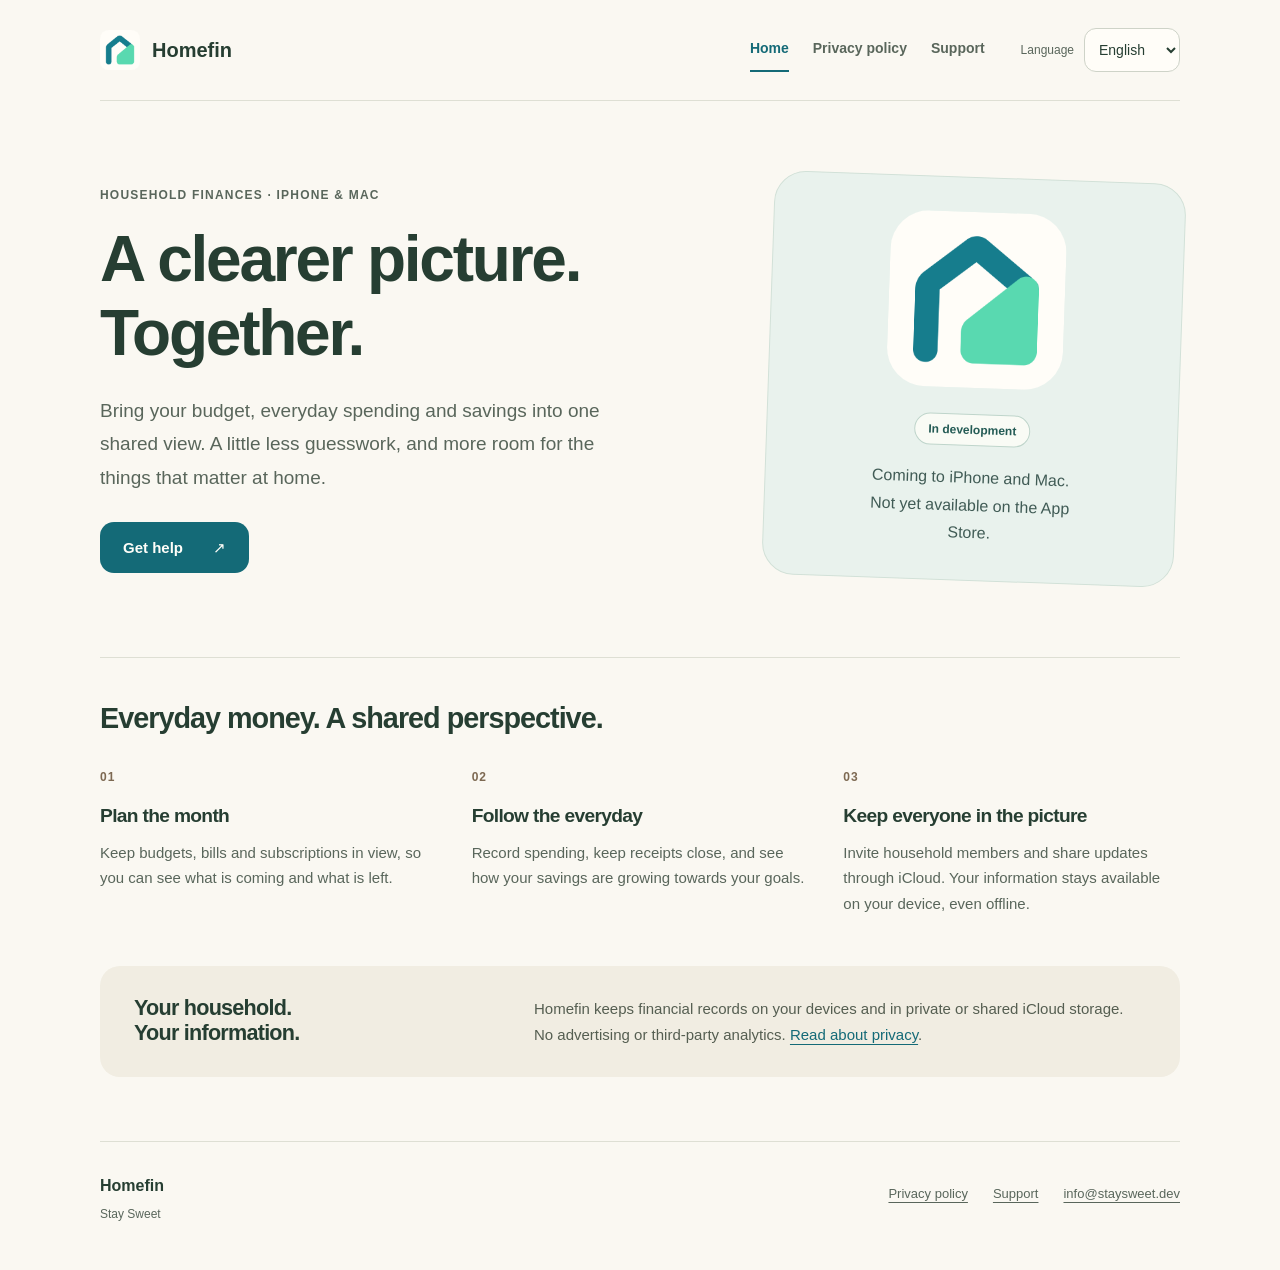
<file: index.html>
<!doctype html>
<html lang="en" data-language-entry="home">
<head>
  <meta charset="utf-8">
  <meta name="viewport" content="width=device-width, initial-scale=1">
  <meta name="color-scheme" content="light">
  <meta name="robots" content="noindex, follow">
  <title>Homefin</title>
  <link rel="icon" type="image/png" sizes="1024x1024" href="/assets/app-icon.png">
  <link rel="apple-touch-icon" href="/assets/app-icon.png">
  <link rel="stylesheet" href="/styles.css">
  <script src="/language.js" defer></script>
</head>
<body>
  <main class="language-entry shell">
    <img class="brand-mark" src="/assets/app-icon.png" width="40" height="40" alt="">
    <h1>Homefin</h1>
    <p>Choose your language. <span lang="sv">Välj språk.</span></p>
    <nav aria-label="Language / Språk"><a class="button" href="/en/" lang="en">English</a><a class="button" href="/sv/" lang="sv">Svenska</a></nav>
  </main>
</body>
</html>
</file>
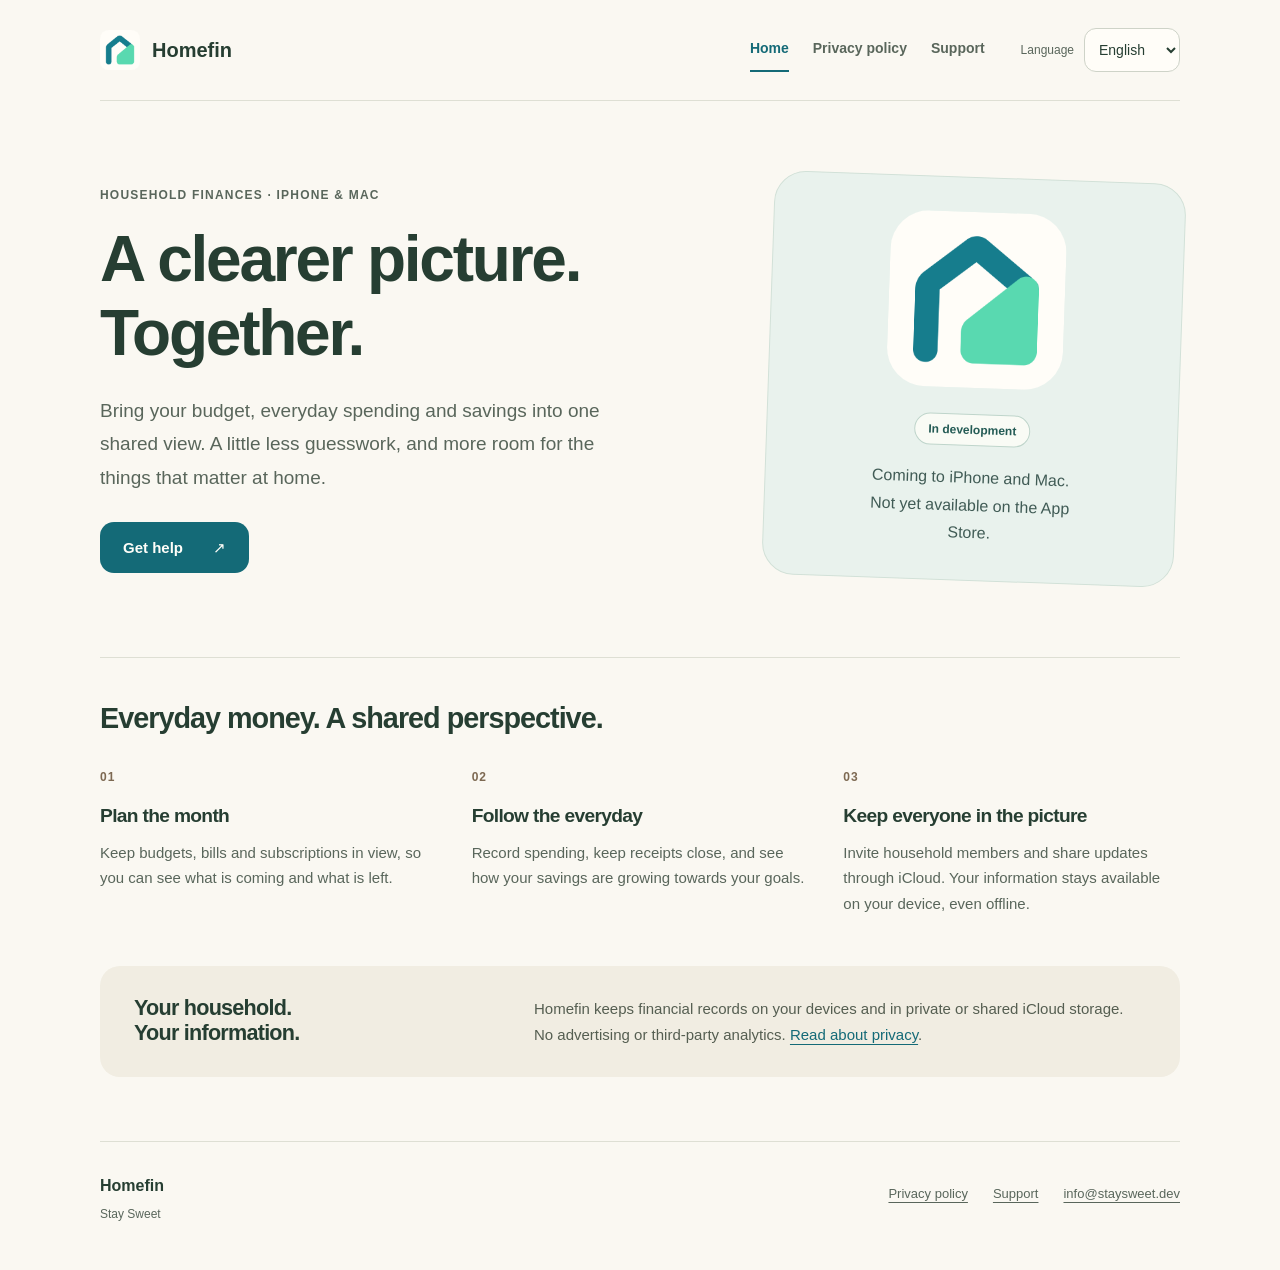
<file: en/index.html>
<!doctype html>
<html lang="en">
<head>
  <meta charset="utf-8">
  <meta name="viewport" content="width=device-width, initial-scale=1">
  <meta name="description" content="A clear, shared view of household finances. Budgets, everyday spending and savings for iPhone and Mac.">
  <meta name="color-scheme" content="light">
  <title>Homefin</title>
  <link rel="canonical" href="https://homefin.staysweet.dev/en/">
  <link rel="alternate" hreflang="en" href="https://homefin.staysweet.dev/en/">
  <link rel="alternate" hreflang="sv" href="https://homefin.staysweet.dev/sv/">
  <meta property="og:type" content="website">
  <meta property="og:title" content="Homefin">
  <meta property="og:description" content="A clear, shared view of household finances. Budgets, everyday spending and savings for iPhone and Mac.">
  <meta property="og:url" content="https://homefin.staysweet.dev/en/">
  <meta property="og:image" content="https://homefin.staysweet.dev/assets/app-icon.png">
  <meta property="og:locale" content="en_US">
  <meta property="og:locale:alternate" content="sv_SE">
  <link rel="icon" type="image/png" sizes="1024x1024" href="/assets/app-icon.png">
  <link rel="apple-touch-icon" href="/assets/app-icon.png">
  <link rel="stylesheet" href="/styles.css">
  <script src="/language.js" defer></script>
</head>
<body>
  <a class="skip-link" href="#content">Skip to content</a>
  <header class="site-header shell">
    <a class="brand" href="/en/"><img class="brand-mark" src="/assets/app-icon.png" width="40" height="40" alt="">Homefin</a>
    <nav class="main-nav" aria-label="Main navigation"><a href="/en/" aria-current="page">Home</a>
<a href="/en/privacy/">Privacy policy</a>
<a href="/en/support/">Support</a></nav>
    <div class="language-picker" hidden>
      <label for="language">Language</label>
      <select id="language" aria-describedby="language-hint"><option value="/en/" selected>English</option><option value="/sv/">Svenska</option></select>
      <span id="language-hint" class="sr-only">Changing the language opens the matching page.</span>
    </div>
    <noscript><nav class="fallback-languages" aria-label="Language"><a href="/en/" lang="en" hreflang="en">English</a><a href="/sv/" lang="sv" hreflang="sv">Svenska</a></nav></noscript>
  </header>
  <main id="content" class="shell home-page">
    <section class="hero">
      <div class="hero-copy">
        <p class="eyebrow">Household finances · iPhone &amp; Mac</p>
        <h1>A clearer picture.<br>Together.</h1>
        <p class="intro">Bring your budget, everyday spending and savings into one shared view. A little less guesswork, and more room for the things that matter at home.</p>
        <a class="button" href="/en/support/">Get help <span aria-hidden="true">↗</span></a>
      </div>
      <aside class="welcome-card" aria-label="In development">
        <div class="app-art"><img src="/assets/app-icon.png" width="176" height="176" alt=""></div>
        <span class="status">In development</span>
        <p>Coming to iPhone and Mac. Not yet available on the App Store.</p>
      </aside>
    </section>
    <section class="features-section" aria-labelledby="features-title">
      <h2 id="features-title">Everyday money. A shared perspective.</h2>
      <div class="features">
        <section class="feature"><span class="feature-number" aria-hidden="true">01</span><h3>Plan the month</h3><p>Keep budgets, bills and subscriptions in view, so you can see what is coming and what is left.</p></section>
        <section class="feature"><span class="feature-number" aria-hidden="true">02</span><h3>Follow the everyday</h3><p>Record spending, keep receipts close, and see how your savings are growing towards your goals.</p></section>
        <section class="feature"><span class="feature-number" aria-hidden="true">03</span><h3>Keep everyone in the picture</h3><p>Invite household members and share updates through iCloud. Your information stays available on your device, even offline.</p></section>
      </div>
    </section>
    <section class="family-note"><h2>Your household.<br>Your information.</h2><p>Homefin keeps financial records on your devices and in private or shared iCloud storage. No advertising or third-party analytics. <a href="/en/privacy/">Read about privacy</a>.</p></section>
  </main>
  <footer class="site-footer shell">
    <div><span class="footer-brand">Homefin</span><span class="credit">Stay Sweet</span></div>
    <nav aria-label="Information"><a href="/en/privacy/">Privacy policy</a><a href="/en/support/">Support</a><a href="mailto:info@staysweet.dev">info@staysweet.dev</a></nav>
  </footer>
</body>
</html>
</file>
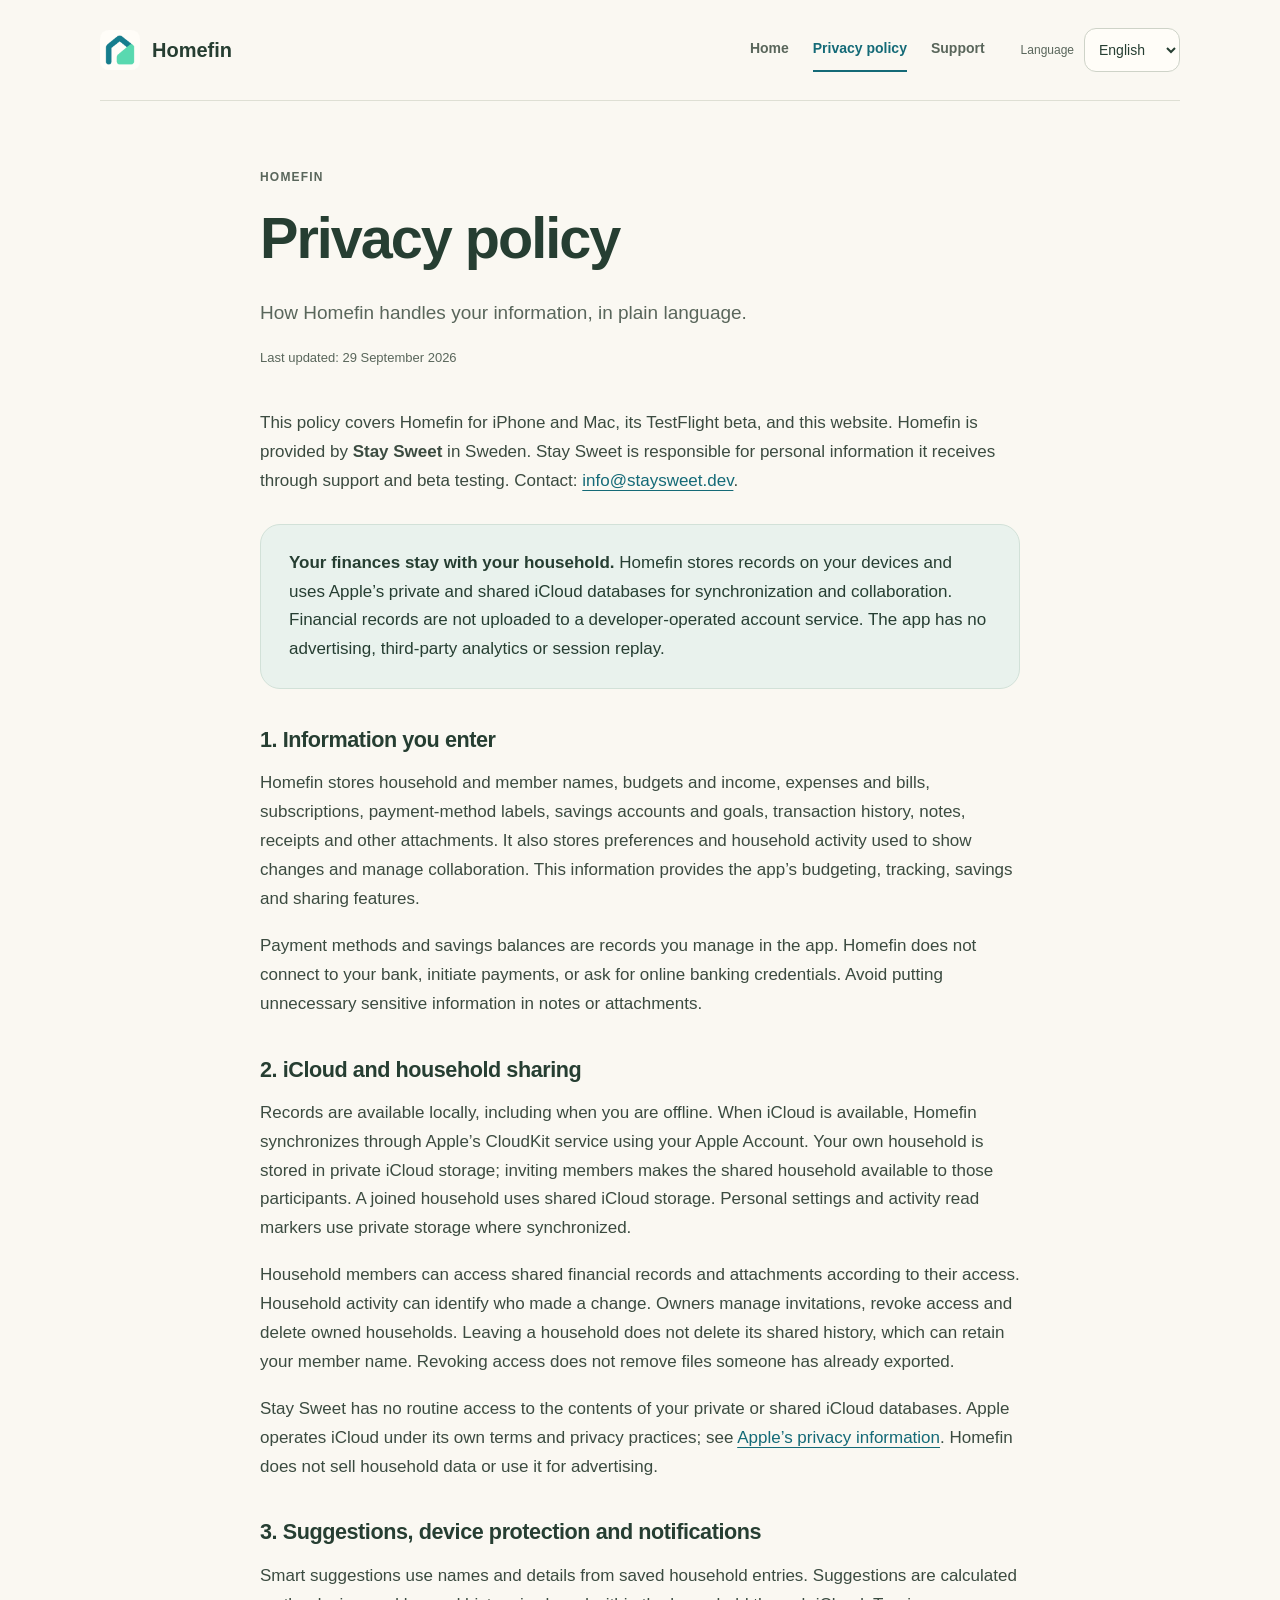
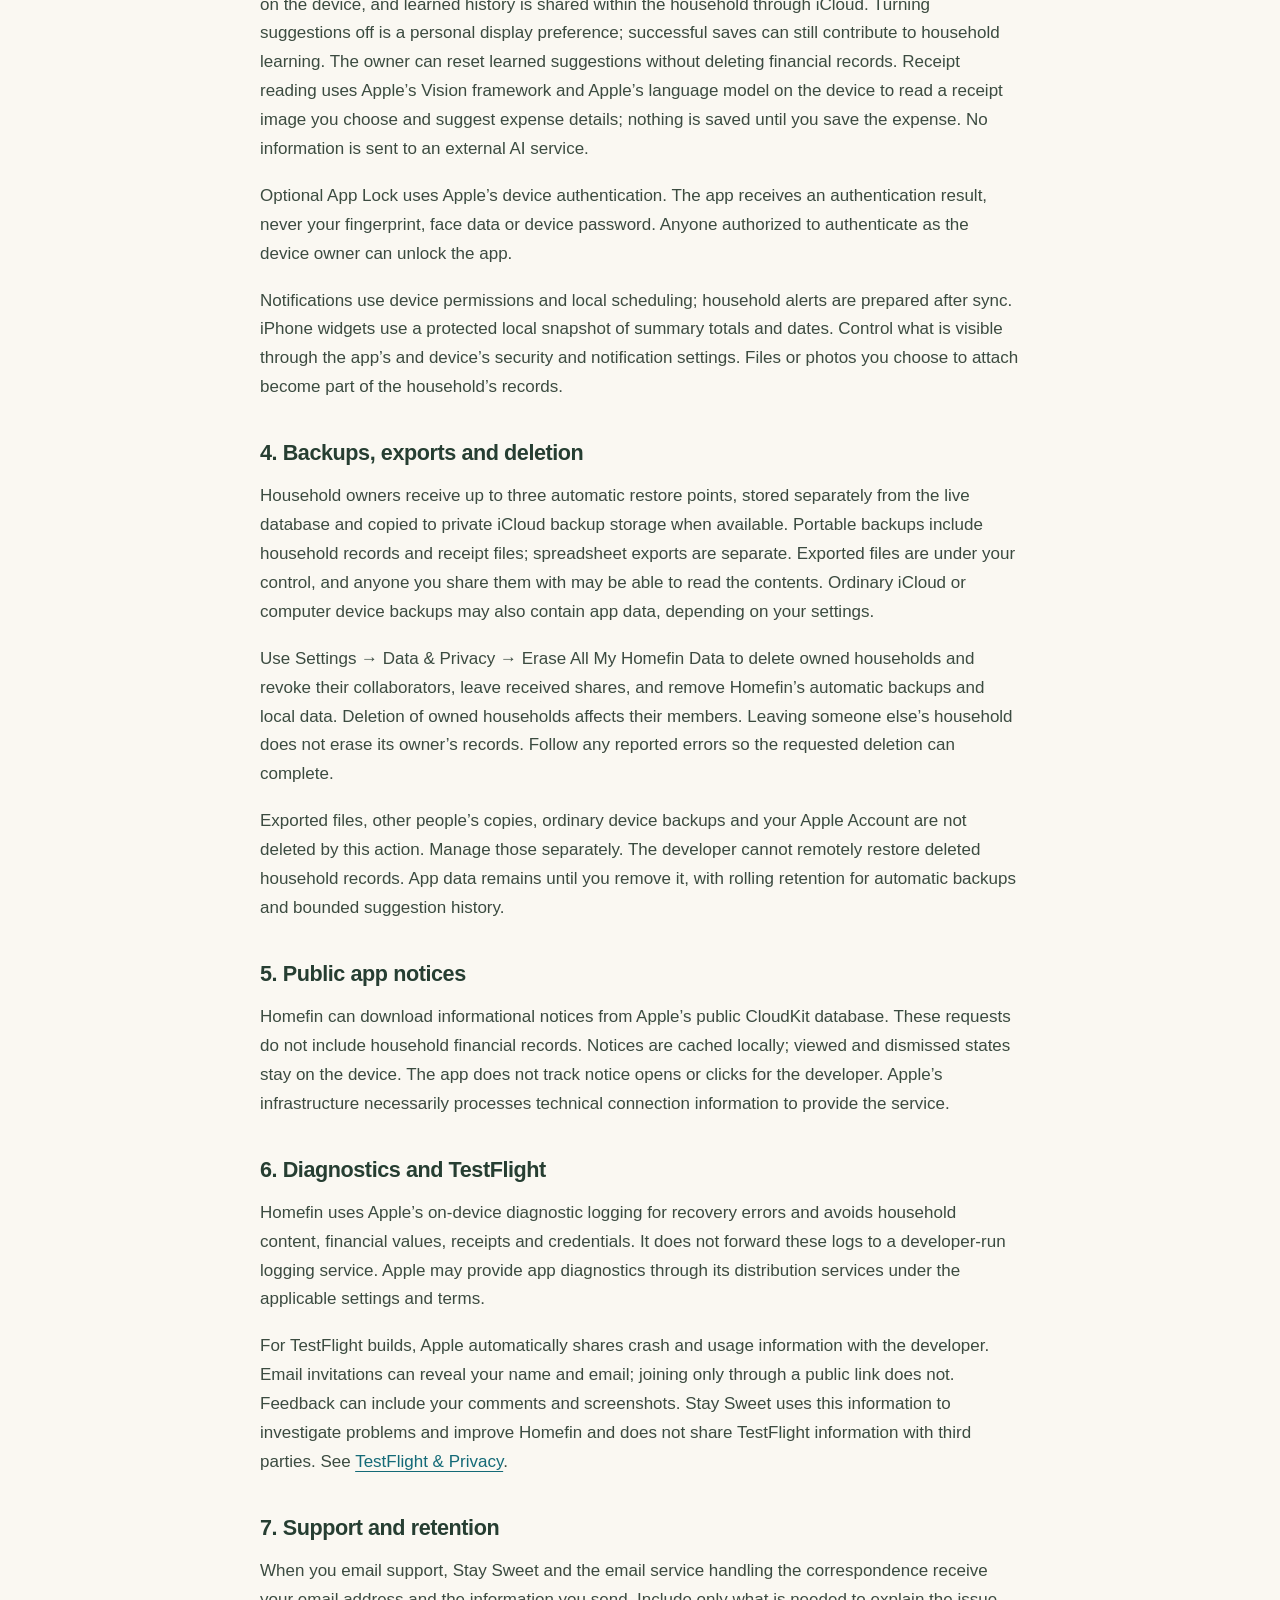
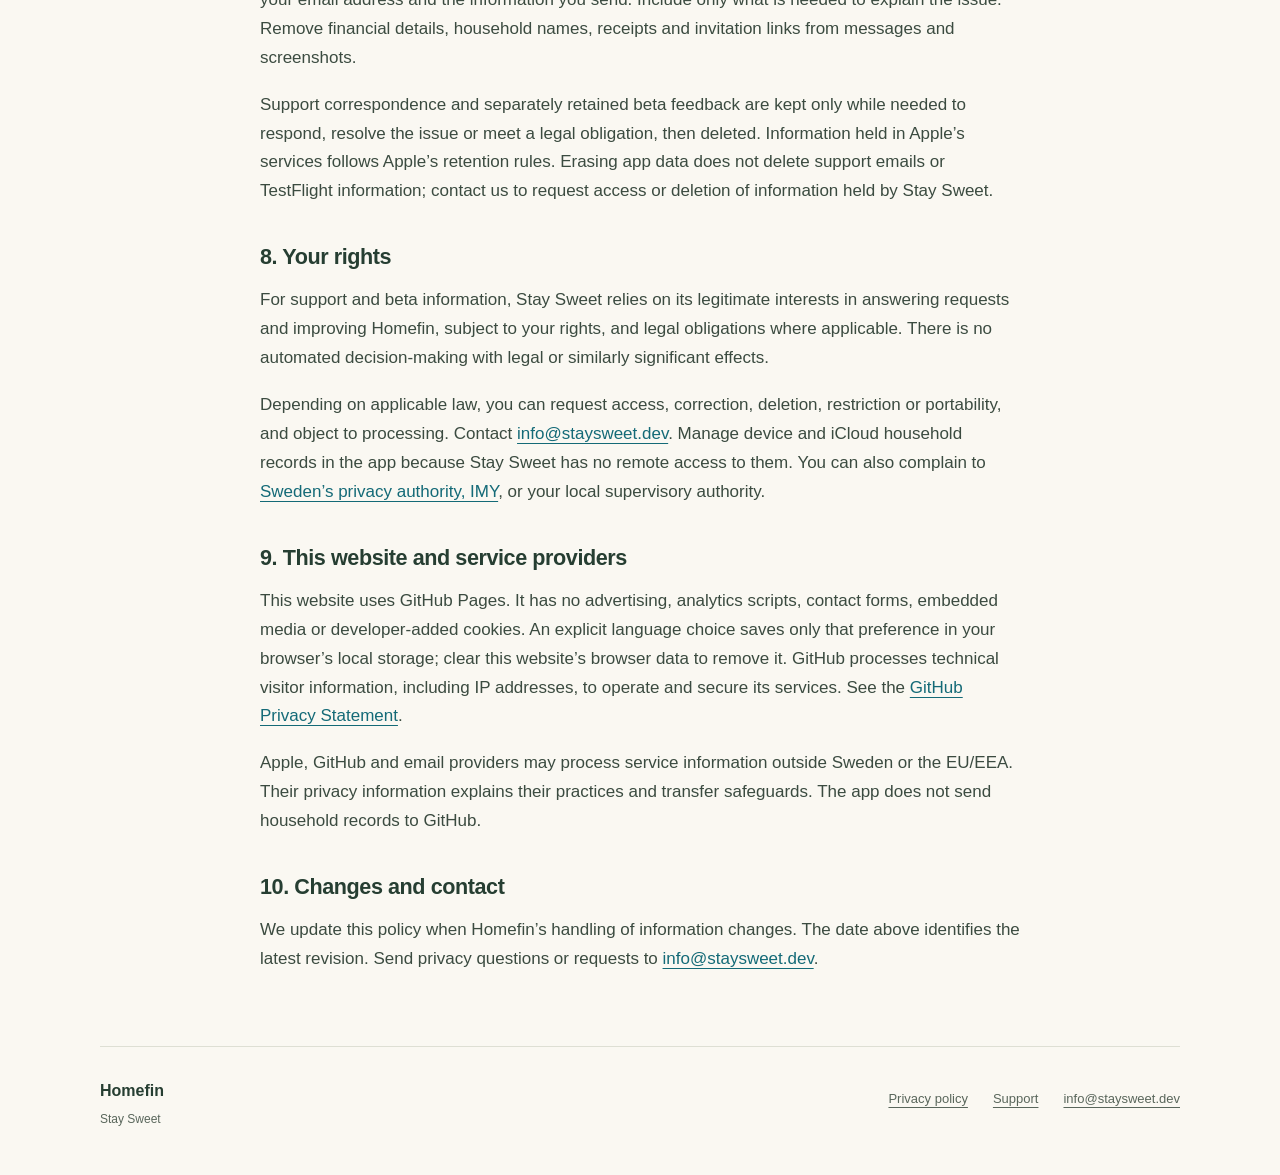
<file: privacy/index.html>
<!doctype html>
<html lang="en" data-language-entry="privacy">
<head>
  <meta charset="utf-8">
  <meta name="viewport" content="width=device-width, initial-scale=1">
  <meta name="color-scheme" content="light">
  <meta name="robots" content="noindex, follow">
  <title>Homefin</title>
  <link rel="icon" type="image/png" sizes="1024x1024" href="/assets/app-icon.png">
  <link rel="apple-touch-icon" href="/assets/app-icon.png">
  <link rel="stylesheet" href="/styles.css">
  <script src="/language.js" defer></script>
</head>
<body>
  <main class="language-entry shell">
    <img class="brand-mark" src="/assets/app-icon.png" width="40" height="40" alt="">
    <h1>Homefin</h1>
    <p>Choose your language. <span lang="sv">Välj språk.</span></p>
    <nav aria-label="Language / Språk"><a class="button" href="/en/privacy/" lang="en">English</a><a class="button" href="/sv/privacy/" lang="sv">Svenska</a></nav>
  </main>
</body>
</html>
</file>
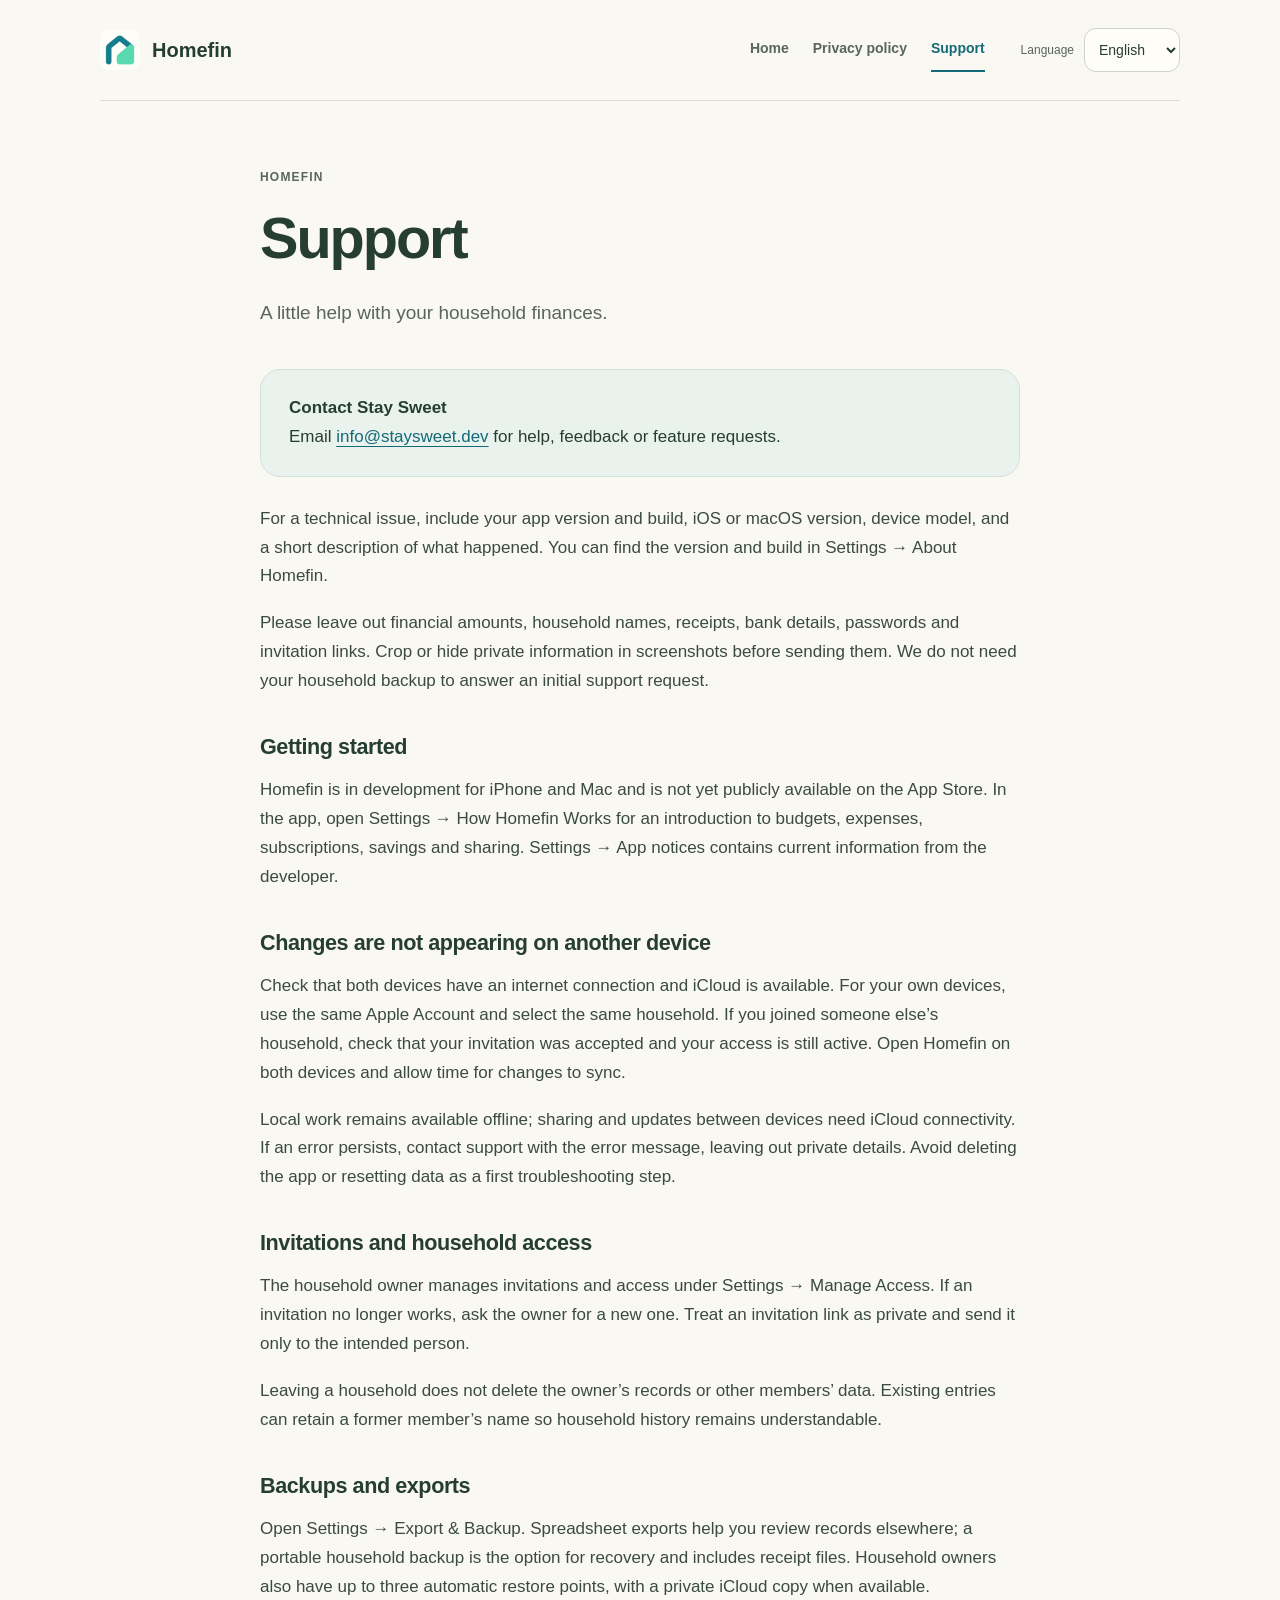
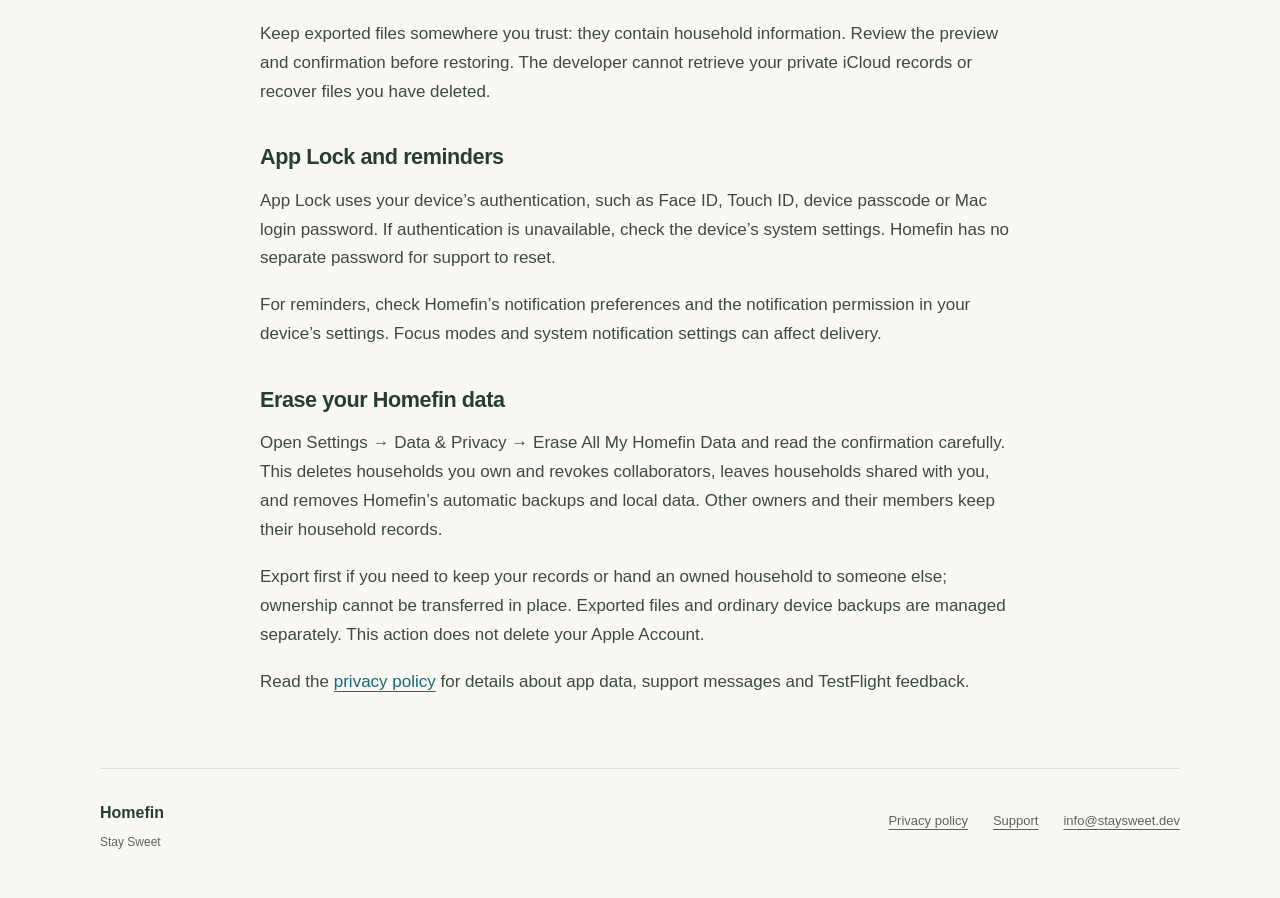
<file: support/index.html>
<!doctype html>
<html lang="en" data-language-entry="support">
<head>
  <meta charset="utf-8">
  <meta name="viewport" content="width=device-width, initial-scale=1">
  <meta name="color-scheme" content="light">
  <meta name="robots" content="noindex, follow">
  <title>Homefin</title>
  <link rel="icon" type="image/png" sizes="1024x1024" href="/assets/app-icon.png">
  <link rel="apple-touch-icon" href="/assets/app-icon.png">
  <link rel="stylesheet" href="/styles.css">
  <script src="/language.js" defer></script>
</head>
<body>
  <main class="language-entry shell">
    <img class="brand-mark" src="/assets/app-icon.png" width="40" height="40" alt="">
    <h1>Homefin</h1>
    <p>Choose your language. <span lang="sv">Välj språk.</span></p>
    <nav aria-label="Language / Språk"><a class="button" href="/en/support/" lang="en">English</a><a class="button" href="/sv/support/" lang="sv">Svenska</a></nav>
  </main>
</body>
</html>
</file>
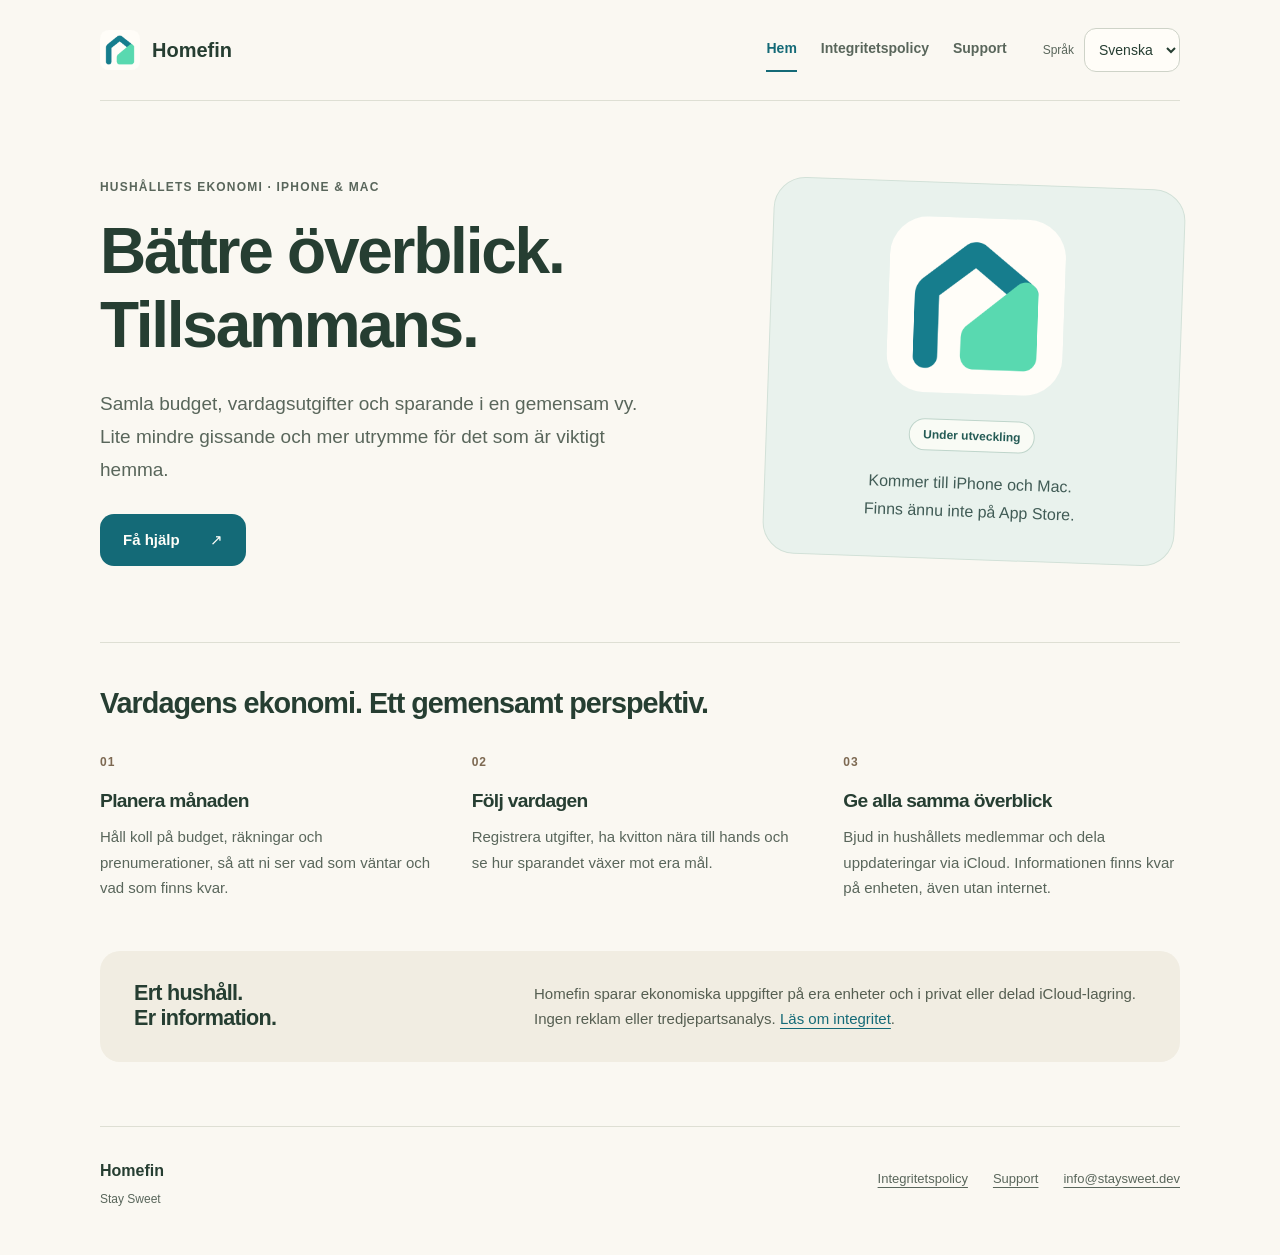
<file: sv/index.html>
<!doctype html>
<html lang="sv">
<head>
  <meta charset="utf-8">
  <meta name="viewport" content="width=device-width, initial-scale=1">
  <meta name="description" content="En tydlig, gemensam bild av hushållets ekonomi. Budget, vardagsutgifter och sparande för iPhone och Mac.">
  <meta name="color-scheme" content="light">
  <title>Homefin</title>
  <link rel="canonical" href="https://homefin.staysweet.dev/sv/">
  <link rel="alternate" hreflang="en" href="https://homefin.staysweet.dev/en/">
  <link rel="alternate" hreflang="sv" href="https://homefin.staysweet.dev/sv/">
  <meta property="og:type" content="website">
  <meta property="og:title" content="Homefin">
  <meta property="og:description" content="En tydlig, gemensam bild av hushållets ekonomi. Budget, vardagsutgifter och sparande för iPhone och Mac.">
  <meta property="og:url" content="https://homefin.staysweet.dev/sv/">
  <meta property="og:image" content="https://homefin.staysweet.dev/assets/app-icon.png">
  <meta property="og:locale" content="sv_SE">
  <meta property="og:locale:alternate" content="en_US">
  <link rel="icon" type="image/png" sizes="1024x1024" href="/assets/app-icon.png">
  <link rel="apple-touch-icon" href="/assets/app-icon.png">
  <link rel="stylesheet" href="/styles.css">
  <script src="/language.js" defer></script>
</head>
<body>
  <a class="skip-link" href="#content">Till innehållet</a>
  <header class="site-header shell">
    <a class="brand" href="/sv/"><img class="brand-mark" src="/assets/app-icon.png" width="40" height="40" alt="">Homefin</a>
    <nav class="main-nav" aria-label="Huvudmeny"><a href="/sv/" aria-current="page">Hem</a>
<a href="/sv/privacy/">Integritetspolicy</a>
<a href="/sv/support/">Support</a></nav>
    <div class="language-picker" hidden>
      <label for="language">Språk</label>
      <select id="language" aria-describedby="language-hint"><option value="/en/">English</option><option value="/sv/" selected>Svenska</option></select>
      <span id="language-hint" class="sr-only">När du byter språk öppnas motsvarande sida.</span>
    </div>
    <noscript><nav class="fallback-languages" aria-label="Språk"><a href="/en/" lang="en" hreflang="en">English</a><a href="/sv/" lang="sv" hreflang="sv">Svenska</a></nav></noscript>
  </header>
  <main id="content" class="shell home-page">
    <section class="hero">
      <div class="hero-copy">
        <p class="eyebrow">Hushållets ekonomi · iPhone &amp; Mac</p>
        <h1>Bättre överblick.<br>Tillsammans.</h1>
        <p class="intro">Samla budget, vardagsutgifter och sparande i en gemensam vy. Lite mindre gissande och mer utrymme för det som är viktigt hemma.</p>
        <a class="button" href="/sv/support/">Få hjälp <span aria-hidden="true">↗</span></a>
      </div>
      <aside class="welcome-card" aria-label="Under utveckling">
        <div class="app-art"><img src="/assets/app-icon.png" width="176" height="176" alt=""></div>
        <span class="status">Under utveckling</span>
        <p>Kommer till iPhone och Mac. Finns ännu inte på App Store.</p>
      </aside>
    </section>
    <section class="features-section" aria-labelledby="features-title">
      <h2 id="features-title">Vardagens ekonomi. Ett gemensamt perspektiv.</h2>
      <div class="features">
        <section class="feature"><span class="feature-number" aria-hidden="true">01</span><h3>Planera månaden</h3><p>Håll koll på budget, räkningar och prenumerationer, så att ni ser vad som väntar och vad som finns kvar.</p></section>
        <section class="feature"><span class="feature-number" aria-hidden="true">02</span><h3>Följ vardagen</h3><p>Registrera utgifter, ha kvitton nära till hands och se hur sparandet växer mot era mål.</p></section>
        <section class="feature"><span class="feature-number" aria-hidden="true">03</span><h3>Ge alla samma överblick</h3><p>Bjud in hushållets medlemmar och dela uppdateringar via iCloud. Informationen finns kvar på enheten, även utan internet.</p></section>
      </div>
    </section>
    <section class="family-note"><h2>Ert hushåll.<br>Er information.</h2><p>Homefin sparar ekonomiska uppgifter på era enheter och i privat eller delad iCloud-lagring. Ingen reklam eller tredjepartsanalys. <a href="/sv/privacy/">Läs om integritet</a>.</p></section>
  </main>
  <footer class="site-footer shell">
    <div><span class="footer-brand">Homefin</span><span class="credit">Stay Sweet</span></div>
    <nav aria-label="Information"><a href="/sv/privacy/">Integritetspolicy</a><a href="/sv/support/">Support</a><a href="mailto:info@staysweet.dev">info@staysweet.dev</a></nav>
  </footer>
</body>
</html>
</file>
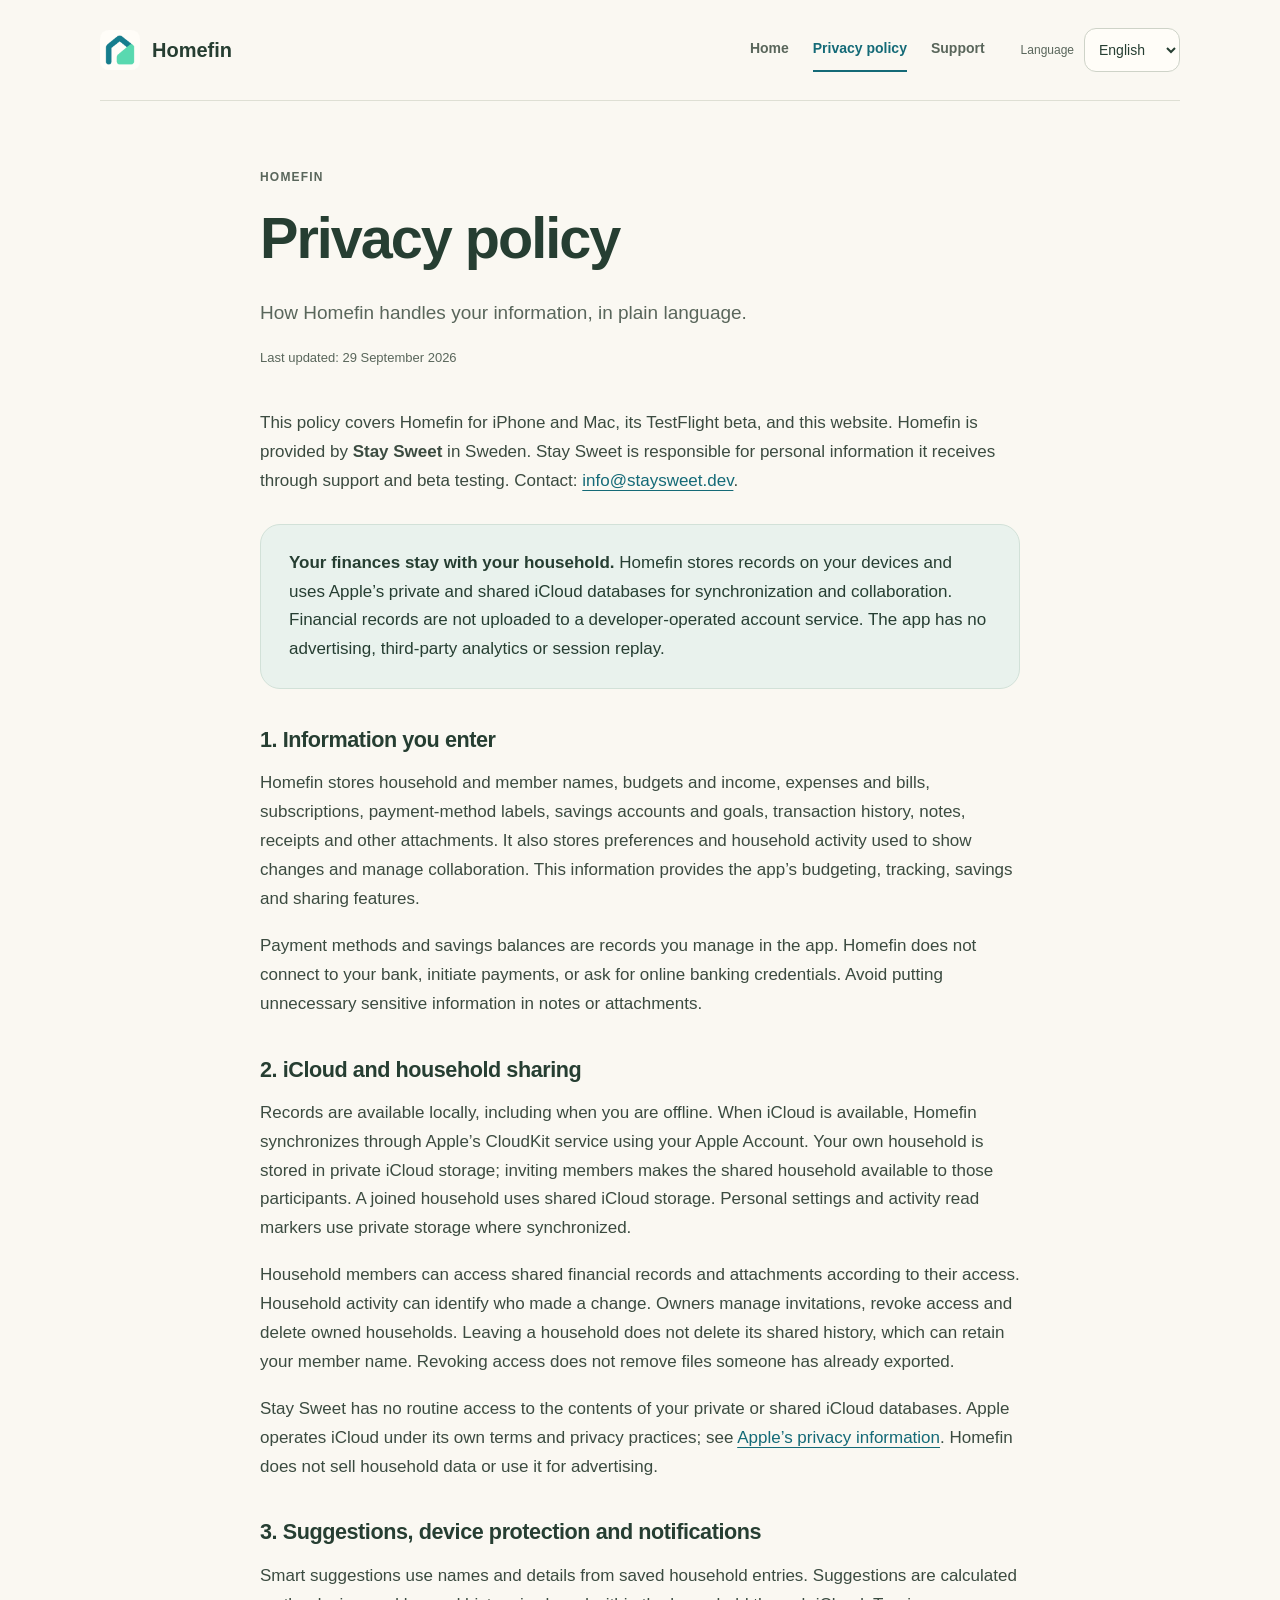
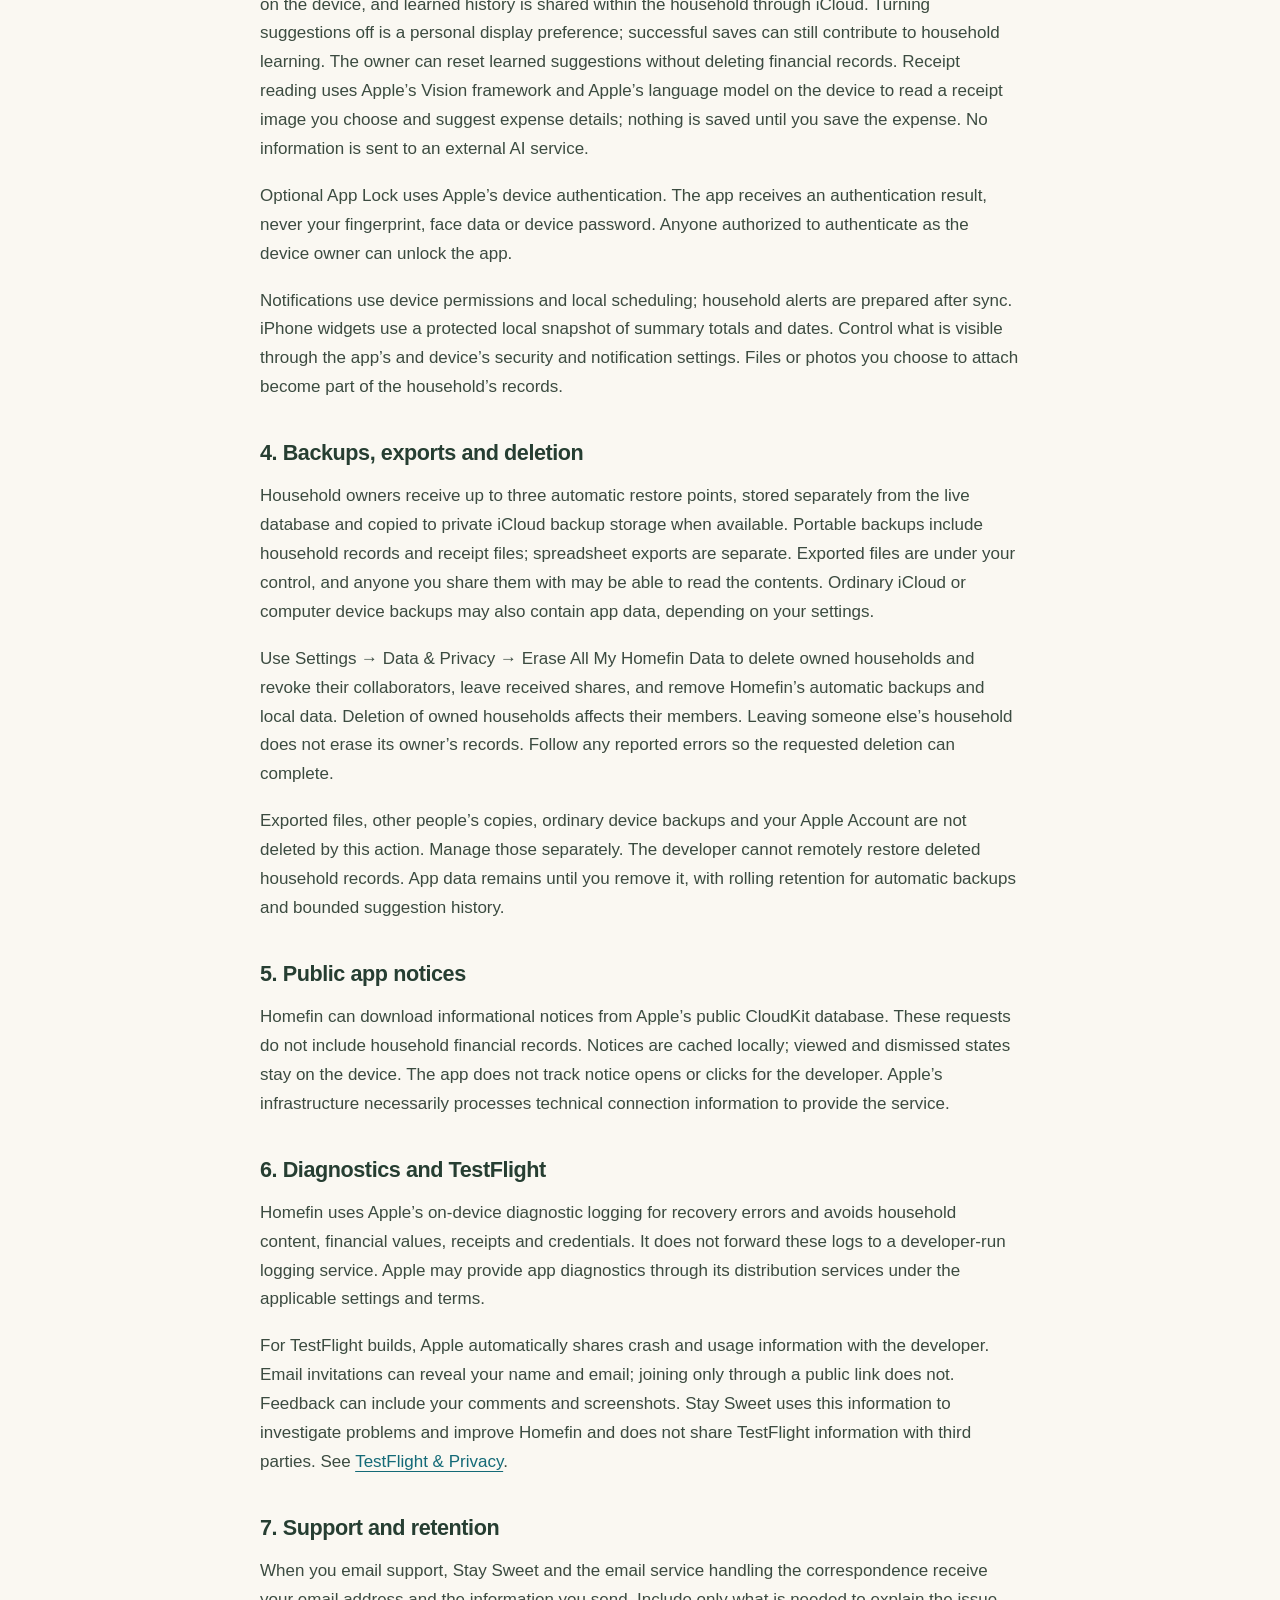
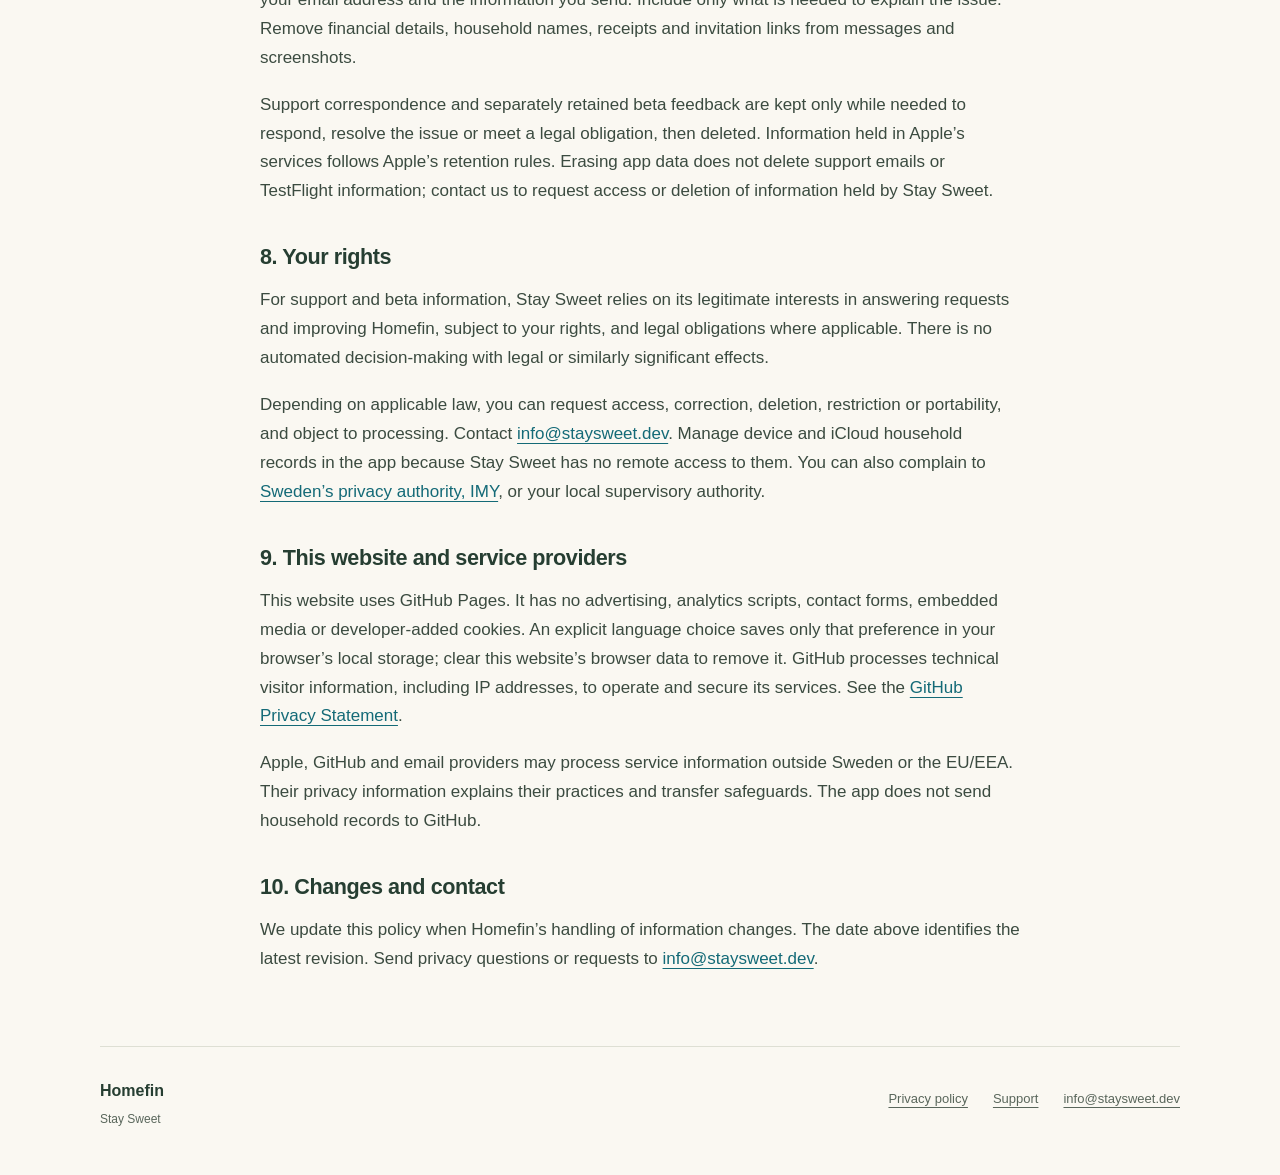
<file: en/privacy/index.html>
<!doctype html>
<html lang="en">
<head>
  <meta charset="utf-8">
  <meta name="viewport" content="width=device-width, initial-scale=1">
  <meta name="description" content="How Homefin handles household records, iCloud sharing, backups, support and TestFlight information.">
  <meta name="color-scheme" content="light">
  <title>Privacy policy · Homefin</title>
  <link rel="canonical" href="https://homefin.staysweet.dev/en/privacy/">
  <link rel="alternate" hreflang="en" href="https://homefin.staysweet.dev/en/privacy/">
  <link rel="alternate" hreflang="sv" href="https://homefin.staysweet.dev/sv/privacy/">
  <meta property="og:type" content="website">
  <meta property="og:title" content="Privacy policy · Homefin">
  <meta property="og:description" content="How Homefin handles household records, iCloud sharing, backups, support and TestFlight information.">
  <meta property="og:url" content="https://homefin.staysweet.dev/en/privacy/">
  <meta property="og:image" content="https://homefin.staysweet.dev/assets/app-icon.png">
  <meta property="og:locale" content="en_US">
  <meta property="og:locale:alternate" content="sv_SE">
  <link rel="icon" type="image/png" sizes="1024x1024" href="/assets/app-icon.png">
  <link rel="apple-touch-icon" href="/assets/app-icon.png">
  <link rel="stylesheet" href="/styles.css">
  <script src="/language.js" defer></script>
</head>
<body>
  <a class="skip-link" href="#content">Skip to content</a>
  <header class="site-header shell">
    <a class="brand" href="/en/"><img class="brand-mark" src="/assets/app-icon.png" width="40" height="40" alt="">Homefin</a>
    <nav class="main-nav" aria-label="Main navigation"><a href="/en/">Home</a>
<a href="/en/privacy/" aria-current="page">Privacy policy</a>
<a href="/en/support/">Support</a></nav>
    <div class="language-picker" hidden>
      <label for="language">Language</label>
      <select id="language" aria-describedby="language-hint"><option value="/en/privacy/" selected>English</option><option value="/sv/privacy/">Svenska</option></select>
      <span id="language-hint" class="sr-only">Changing the language opens the matching page.</span>
    </div>
    <noscript><nav class="fallback-languages" aria-label="Language"><a href="/en/privacy/" lang="en" hreflang="en">English</a><a href="/sv/privacy/" lang="sv" hreflang="sv">Svenska</a></nav></noscript>
  </header>
  <main id="content" class="shell privacy-page">
    <header class="page-heading"><p class="eyebrow">Homefin</p><h1>Privacy policy</h1><p class="intro">How Homefin handles your information, in plain language.</p><p class="date">Last updated: 29 September 2026</p></header>
    <article class="prose">
      <p>This policy covers Homefin for iPhone and Mac, its TestFlight beta, and this website. Homefin is provided by <strong>Stay Sweet</strong> in Sweden. Stay Sweet is responsible for personal information it receives through support and beta testing. Contact: <a href="mailto:info@staysweet.dev">info@staysweet.dev</a>.</p>
      <div class="summary"><strong>Your finances stay with your household.</strong> Homefin stores records on your devices and uses Apple’s private and shared iCloud databases for synchronization and collaboration. Financial records are not uploaded to a developer-operated account service. The app has no advertising, third-party analytics or session replay.</div>
      <h2>1. Information you enter</h2>
      <p>Homefin stores household and member names, budgets and income, expenses and bills, subscriptions, payment-method labels, savings accounts and goals, transaction history, notes, receipts and other attachments. It also stores preferences and household activity used to show changes and manage collaboration. This information provides the app’s budgeting, tracking, savings and sharing features.</p>
      <p>Payment methods and savings balances are records you manage in the app. Homefin does not connect to your bank, initiate payments, or ask for online banking credentials. Avoid putting unnecessary sensitive information in notes or attachments.</p>
      <h2>2. iCloud and household sharing</h2>
      <p>Records are available locally, including when you are offline. When iCloud is available, Homefin synchronizes through Apple’s CloudKit service using your Apple Account. Your own household is stored in private iCloud storage; inviting members makes the shared household available to those participants. A joined household uses shared iCloud storage. Personal settings and activity read markers use private storage where synchronized.</p>
      <p>Household members can access shared financial records and attachments according to their access. Household activity can identify who made a change. Owners manage invitations, revoke access and delete owned households. Leaving a household does not delete its shared history, which can retain your member name. Revoking access does not remove files someone has already exported.</p>
      <p>Stay Sweet has no routine access to the contents of your private or shared iCloud databases. Apple operates iCloud under its own terms and privacy practices; see <a href="https://www.apple.com/legal/privacy/">Apple’s privacy information</a>. Homefin does not sell household data or use it for advertising.</p>
      <h2>3. Suggestions, device protection and notifications</h2>
      <p>Smart suggestions use names and details from saved household entries. Suggestions are calculated on the device, and learned history is shared within the household through iCloud. Turning suggestions off is a personal display preference; successful saves can still contribute to household learning. The owner can reset learned suggestions without deleting financial records. Receipt reading uses Apple’s Vision framework and Apple’s language model on the device to read a receipt image you choose and suggest expense details; nothing is saved until you save the expense. No information is sent to an external AI service.</p>
      <p>Optional App Lock uses Apple’s device authentication. The app receives an authentication result, never your fingerprint, face data or device password. Anyone authorized to authenticate as the device owner can unlock the app.</p>
      <p>Notifications use device permissions and local scheduling; household alerts are prepared after sync. iPhone widgets use a protected local snapshot of summary totals and dates. Control what is visible through the app’s and device’s security and notification settings. Files or photos you choose to attach become part of the household’s records.</p>
      <h2>4. Backups, exports and deletion</h2>
      <p>Household owners receive up to three automatic restore points, stored separately from the live database and copied to private iCloud backup storage when available. Portable backups include household records and receipt files; spreadsheet exports are separate. Exported files are under your control, and anyone you share them with may be able to read the contents. Ordinary iCloud or computer device backups may also contain app data, depending on your settings.</p>
      <p>Use Settings → Data &amp; Privacy → Erase All My Homefin Data to delete owned households and revoke their collaborators, leave received shares, and remove Homefin’s automatic backups and local data. Deletion of owned households affects their members. Leaving someone else’s household does not erase its owner’s records. Follow any reported errors so the requested deletion can complete.</p>
      <p>Exported files, other people’s copies, ordinary device backups and your Apple Account are not deleted by this action. Manage those separately. The developer cannot remotely restore deleted household records. App data remains until you remove it, with rolling retention for automatic backups and bounded suggestion history.</p>
      <h2>5. Public app notices</h2>
      <p>Homefin can download informational notices from Apple’s public CloudKit database. These requests do not include household financial records. Notices are cached locally; viewed and dismissed states stay on the device. The app does not track notice opens or clicks for the developer. Apple’s infrastructure necessarily processes technical connection information to provide the service.</p>
      <h2>6. Diagnostics and TestFlight</h2>
      <p>Homefin uses Apple’s on-device diagnostic logging for recovery errors and avoids household content, financial values, receipts and credentials. It does not forward these logs to a developer-run logging service. Apple may provide app diagnostics through its distribution services under the applicable settings and terms.</p>
      <p>For TestFlight builds, Apple automatically shares crash and usage information with the developer. Email invitations can reveal your name and email; joining only through a public link does not. Feedback can include your comments and screenshots. Stay Sweet uses this information to investigate problems and improve Homefin and does not share TestFlight information with third parties. See <a href="https://www.apple.com/legal/privacy/data/en/test-flight/">TestFlight &amp; Privacy</a>.</p>
      <h2>7. Support and retention</h2>
      <p>When you email support, Stay Sweet and the email service handling the correspondence receive your email address and the information you send. Include only what is needed to explain the issue. Remove financial details, household names, receipts and invitation links from messages and screenshots.</p>
      <p>Support correspondence and separately retained beta feedback are kept only while needed to respond, resolve the issue or meet a legal obligation, then deleted. Information held in Apple’s services follows Apple’s retention rules. Erasing app data does not delete support emails or TestFlight information; contact us to request access or deletion of information held by Stay Sweet.</p>
      <h2>8. Your rights</h2>
      <p>For support and beta information, Stay Sweet relies on its legitimate interests in answering requests and improving Homefin, subject to your rights, and legal obligations where applicable. There is no automated decision-making with legal or similarly significant effects.</p>
      <p>Depending on applicable law, you can request access, correction, deletion, restriction or portability, and object to processing. Contact <a href="mailto:info@staysweet.dev">info@staysweet.dev</a>. Manage device and iCloud household records in the app because Stay Sweet has no remote access to them. You can also complain to <a href="https://www.imy.se/privatperson/dataskydd/dina-rattigheter/">Sweden’s privacy authority, IMY</a>, or your local supervisory authority.</p>
      <h2>9. This website and service providers</h2>
      <p>This website uses GitHub Pages. It has no advertising, analytics scripts, contact forms, embedded media or developer-added cookies. An explicit language choice saves only that preference in your browser’s local storage; clear this website’s browser data to remove it. GitHub processes technical visitor information, including IP addresses, to operate and secure its services. See the <a href="https://docs.github.com/en/site-policy/privacy-policies/github-general-privacy-statement">GitHub Privacy Statement</a>.</p>
      <p>Apple, GitHub and email providers may process service information outside Sweden or the EU/EEA. Their privacy information explains their practices and transfer safeguards. The app does not send household records to GitHub.</p>
      <h2>10. Changes and contact</h2>
      <p>We update this policy when Homefin’s handling of information changes. The date above identifies the latest revision. Send privacy questions or requests to <a href="mailto:info@staysweet.dev">info@staysweet.dev</a>.</p>
    </article>
  </main>
  <footer class="site-footer shell">
    <div><span class="footer-brand">Homefin</span><span class="credit">Stay Sweet</span></div>
    <nav aria-label="Information"><a href="/en/privacy/">Privacy policy</a><a href="/en/support/">Support</a><a href="mailto:info@staysweet.dev">info@staysweet.dev</a></nav>
  </footer>
</body>
</html>
</file>
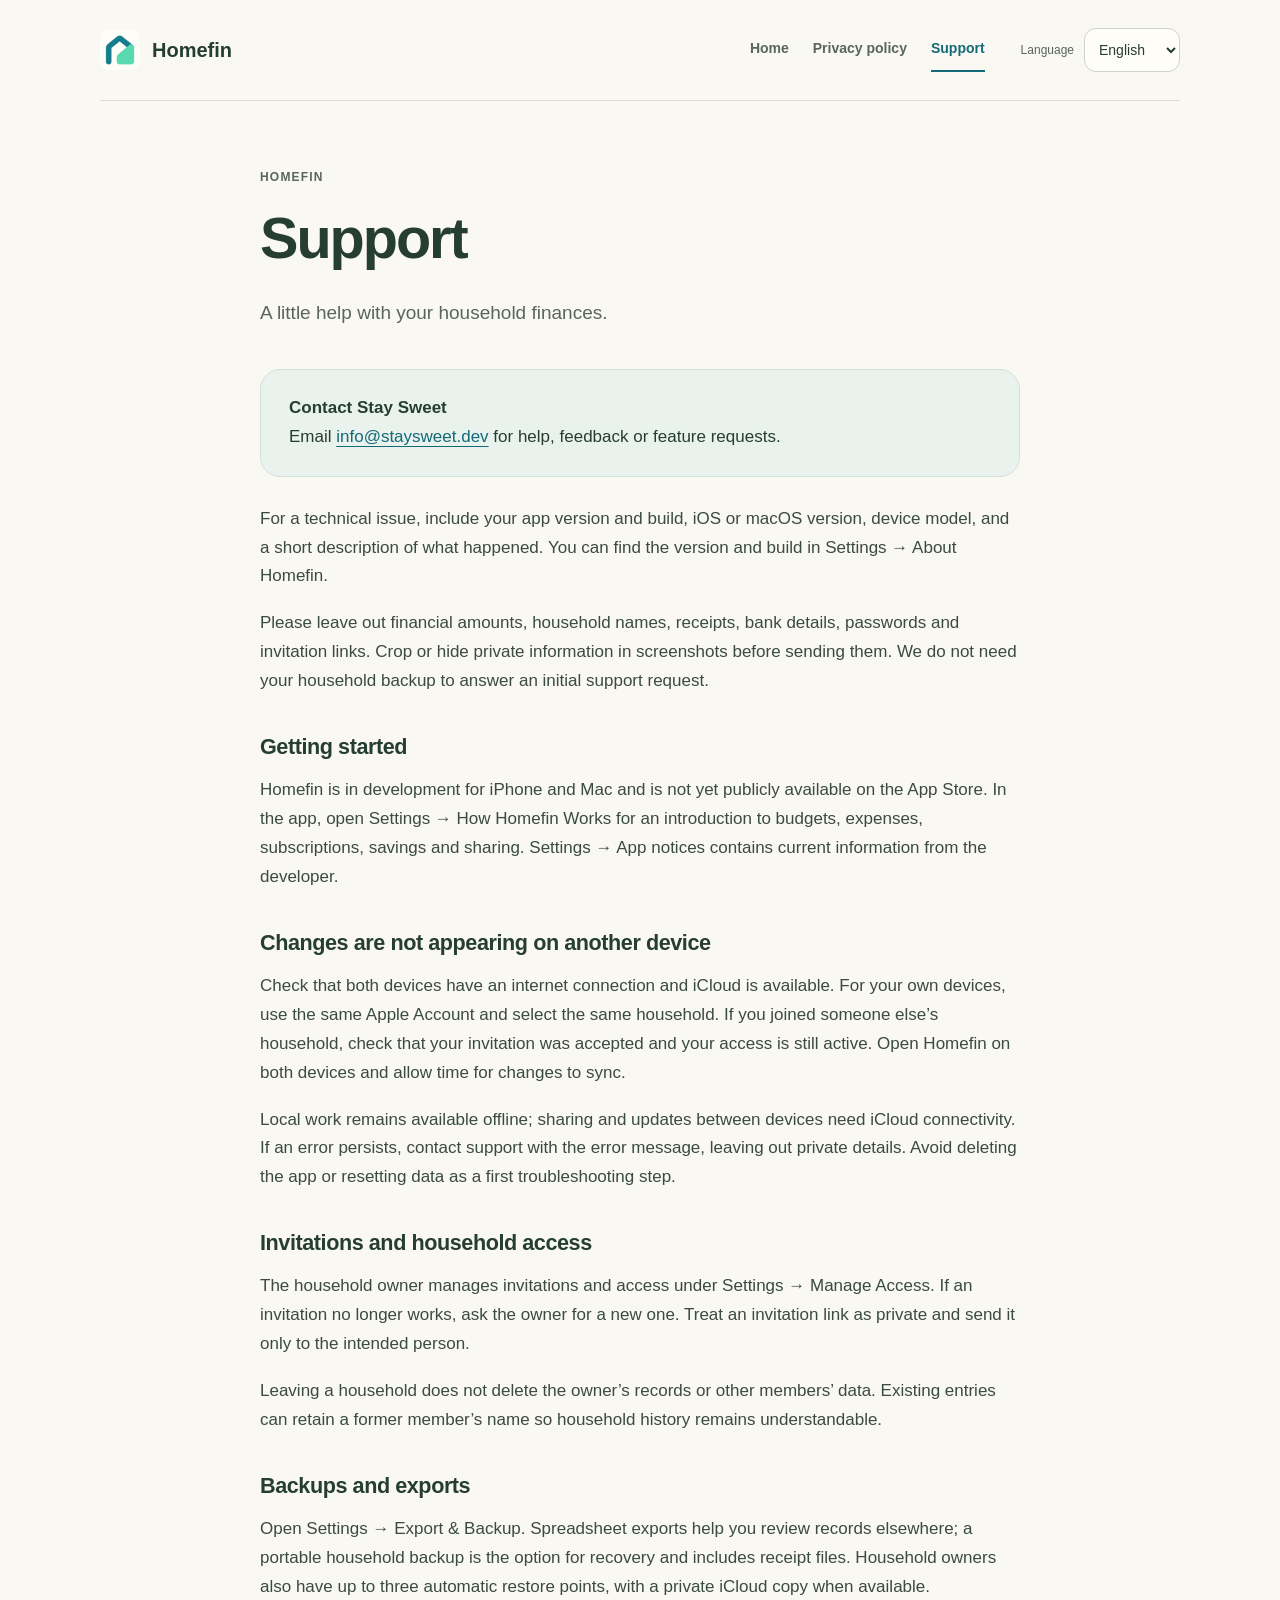
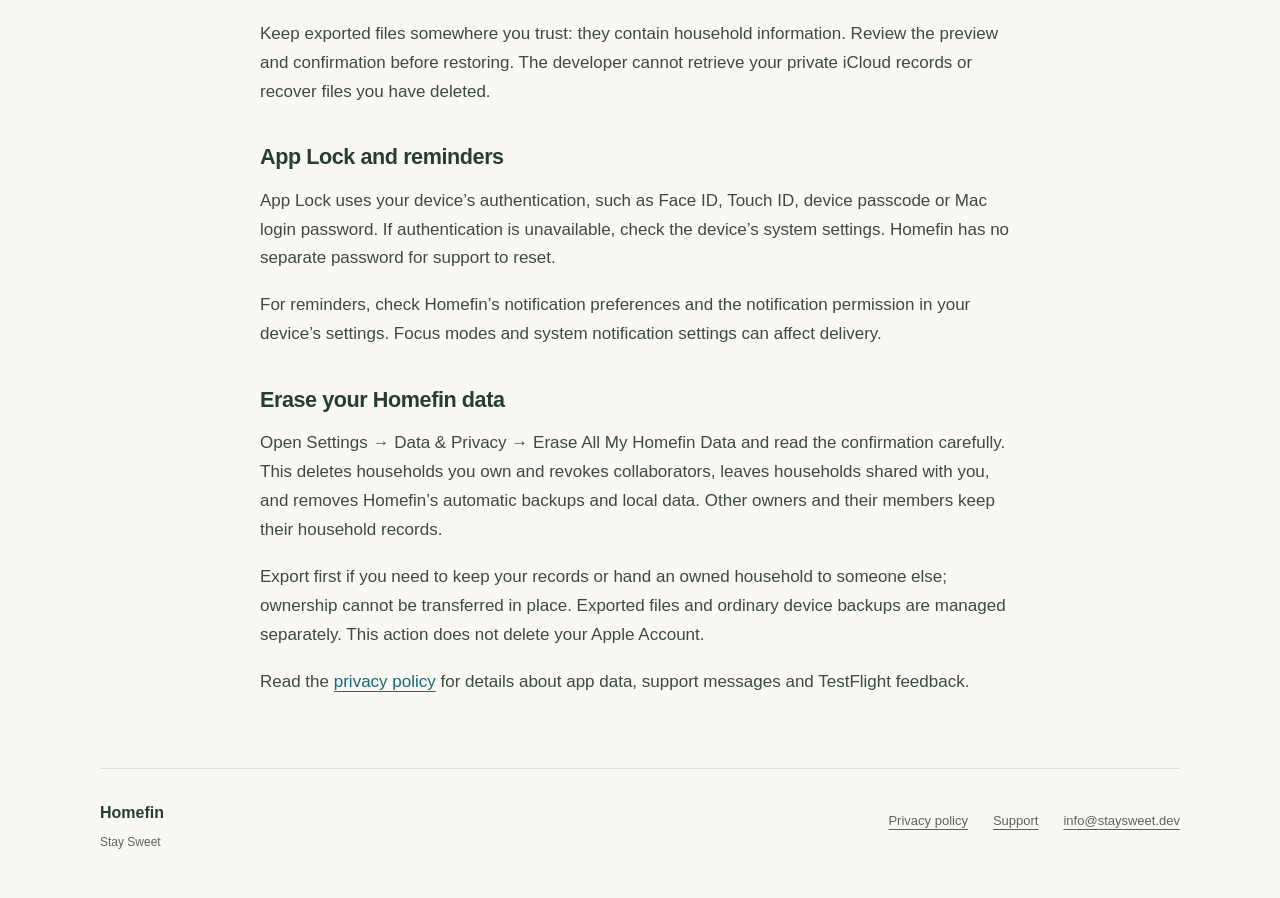
<file: en/support/index.html>
<!doctype html>
<html lang="en">
<head>
  <meta charset="utf-8">
  <meta name="viewport" content="width=device-width, initial-scale=1">
  <meta name="description" content="Get help with Homefin, iCloud sync, household sharing, backups and App Lock.">
  <meta name="color-scheme" content="light">
  <title>Support · Homefin</title>
  <link rel="canonical" href="https://homefin.staysweet.dev/en/support/">
  <link rel="alternate" hreflang="en" href="https://homefin.staysweet.dev/en/support/">
  <link rel="alternate" hreflang="sv" href="https://homefin.staysweet.dev/sv/support/">
  <meta property="og:type" content="website">
  <meta property="og:title" content="Support · Homefin">
  <meta property="og:description" content="Get help with Homefin, iCloud sync, household sharing, backups and App Lock.">
  <meta property="og:url" content="https://homefin.staysweet.dev/en/support/">
  <meta property="og:image" content="https://homefin.staysweet.dev/assets/app-icon.png">
  <meta property="og:locale" content="en_US">
  <meta property="og:locale:alternate" content="sv_SE">
  <link rel="icon" type="image/png" sizes="1024x1024" href="/assets/app-icon.png">
  <link rel="apple-touch-icon" href="/assets/app-icon.png">
  <link rel="stylesheet" href="/styles.css">
  <script src="/language.js" defer></script>
</head>
<body>
  <a class="skip-link" href="#content">Skip to content</a>
  <header class="site-header shell">
    <a class="brand" href="/en/"><img class="brand-mark" src="/assets/app-icon.png" width="40" height="40" alt="">Homefin</a>
    <nav class="main-nav" aria-label="Main navigation"><a href="/en/">Home</a>
<a href="/en/privacy/">Privacy policy</a>
<a href="/en/support/" aria-current="page">Support</a></nav>
    <div class="language-picker" hidden>
      <label for="language">Language</label>
      <select id="language" aria-describedby="language-hint"><option value="/en/support/" selected>English</option><option value="/sv/support/">Svenska</option></select>
      <span id="language-hint" class="sr-only">Changing the language opens the matching page.</span>
    </div>
    <noscript><nav class="fallback-languages" aria-label="Language"><a href="/en/support/" lang="en" hreflang="en">English</a><a href="/sv/support/" lang="sv" hreflang="sv">Svenska</a></nav></noscript>
  </header>
  <main id="content" class="shell support-page">
    <header class="page-heading"><p class="eyebrow">Homefin</p><h1>Support</h1><p class="intro">A little help with your household finances.</p></header>
    <article class="prose">
      <div class="summary"><strong>Contact Stay Sweet</strong><br>Email <a href="mailto:info@staysweet.dev">info@staysweet.dev</a> for help, feedback or feature requests.</div>
      <p>For a technical issue, include your app version and build, iOS or macOS version, device model, and a short description of what happened. You can find the version and build in Settings → About Homefin.</p>
      <p>Please leave out financial amounts, household names, receipts, bank details, passwords and invitation links. Crop or hide private information in screenshots before sending them. We do not need your household backup to answer an initial support request.</p>
      <h2>Getting started</h2>
      <p>Homefin is in development for iPhone and Mac and is not yet publicly available on the App Store. In the app, open Settings → How Homefin Works for an introduction to budgets, expenses, subscriptions, savings and sharing. Settings → App notices contains current information from the developer.</p>
      <h2>Changes are not appearing on another device</h2>
      <p>Check that both devices have an internet connection and iCloud is available. For your own devices, use the same Apple Account and select the same household. If you joined someone else’s household, check that your invitation was accepted and your access is still active. Open Homefin on both devices and allow time for changes to sync.</p>
      <p>Local work remains available offline; sharing and updates between devices need iCloud connectivity. If an error persists, contact support with the error message, leaving out private details. Avoid deleting the app or resetting data as a first troubleshooting step.</p>
      <h2>Invitations and household access</h2>
      <p>The household owner manages invitations and access under Settings → Manage Access. If an invitation no longer works, ask the owner for a new one. Treat an invitation link as private and send it only to the intended person.</p>
      <p>Leaving a household does not delete the owner’s records or other members’ data. Existing entries can retain a former member’s name so household history remains understandable.</p>
      <h2>Backups and exports</h2>
      <p>Open Settings → Export &amp; Backup. Spreadsheet exports help you review records elsewhere; a portable household backup is the option for recovery and includes receipt files. Household owners also have up to three automatic restore points, with a private iCloud copy when available.</p>
      <p>Keep exported files somewhere you trust: they contain household information. Review the preview and confirmation before restoring. The developer cannot retrieve your private iCloud records or recover files you have deleted.</p>
      <h2>App Lock and reminders</h2>
      <p>App Lock uses your device’s authentication, such as Face ID, Touch ID, device passcode or Mac login password. If authentication is unavailable, check the device’s system settings. Homefin has no separate password for support to reset.</p>
      <p>For reminders, check Homefin’s notification preferences and the notification permission in your device’s settings. Focus modes and system notification settings can affect delivery.</p>
      <h2>Erase your Homefin data</h2>
      <p>Open Settings → Data &amp; Privacy → Erase All My Homefin Data and read the confirmation carefully. This deletes households you own and revokes collaborators, leaves households shared with you, and removes Homefin’s automatic backups and local data. Other owners and their members keep their household records.</p>
      <p>Export first if you need to keep your records or hand an owned household to someone else; ownership cannot be transferred in place. Exported files and ordinary device backups are managed separately. This action does not delete your Apple Account.</p>
      <p>Read the <a href="/en/privacy/">privacy policy</a> for details about app data, support messages and TestFlight feedback.</p>
    </article>
  </main>
  <footer class="site-footer shell">
    <div><span class="footer-brand">Homefin</span><span class="credit">Stay Sweet</span></div>
    <nav aria-label="Information"><a href="/en/privacy/">Privacy policy</a><a href="/en/support/">Support</a><a href="mailto:info@staysweet.dev">info@staysweet.dev</a></nav>
  </footer>
</body>
</html>
</file>
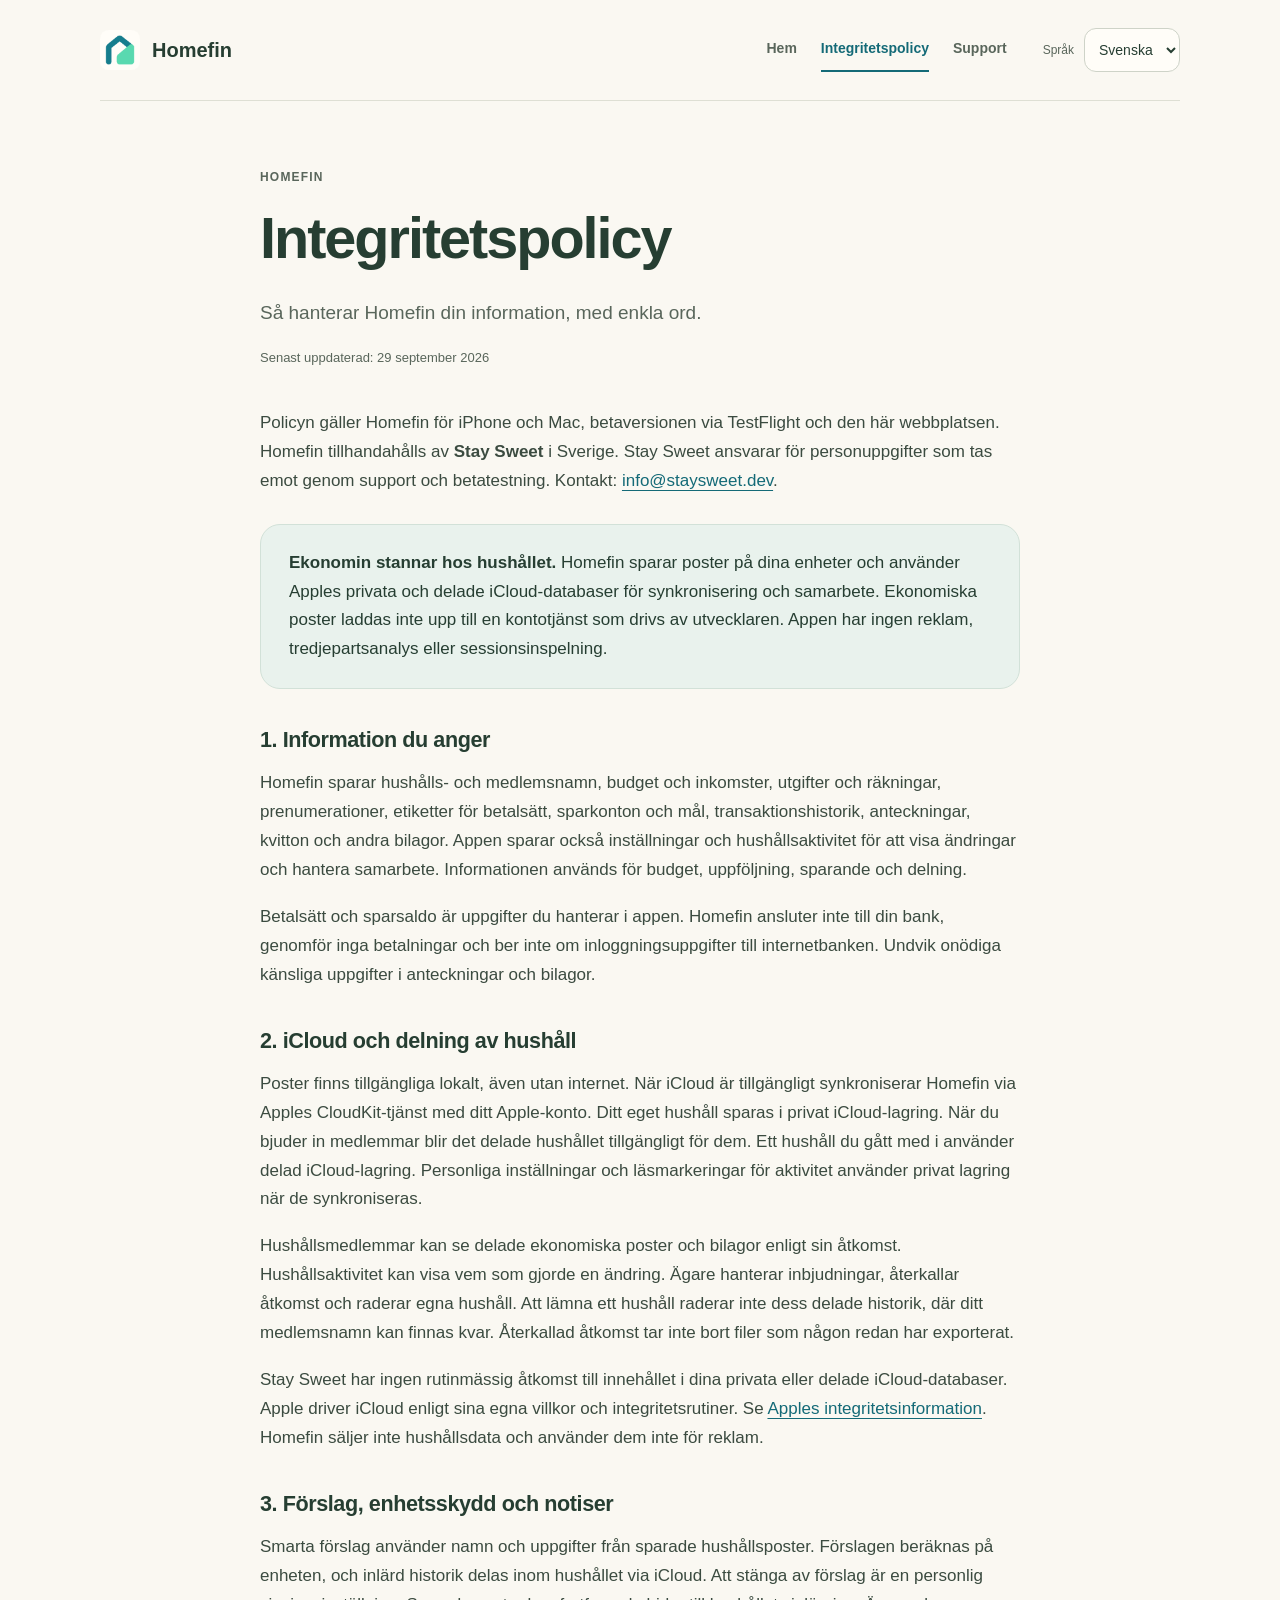
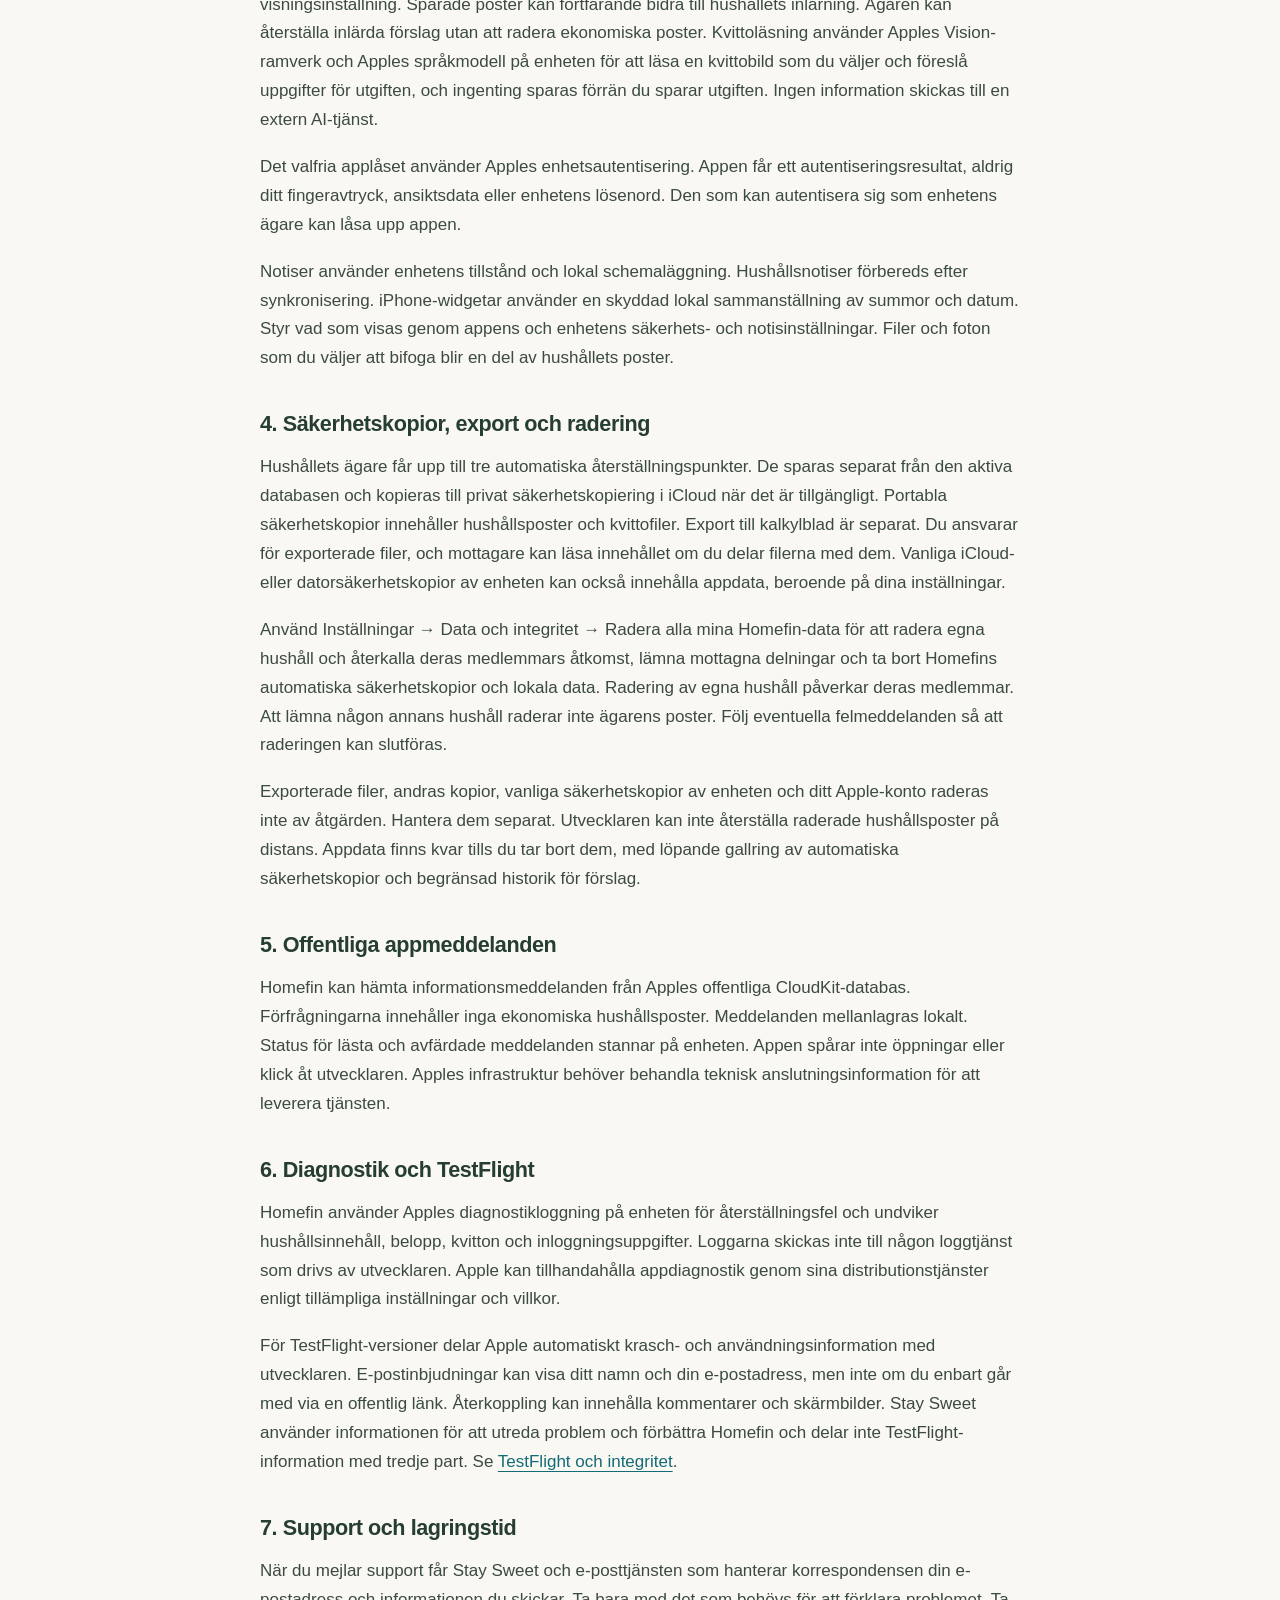
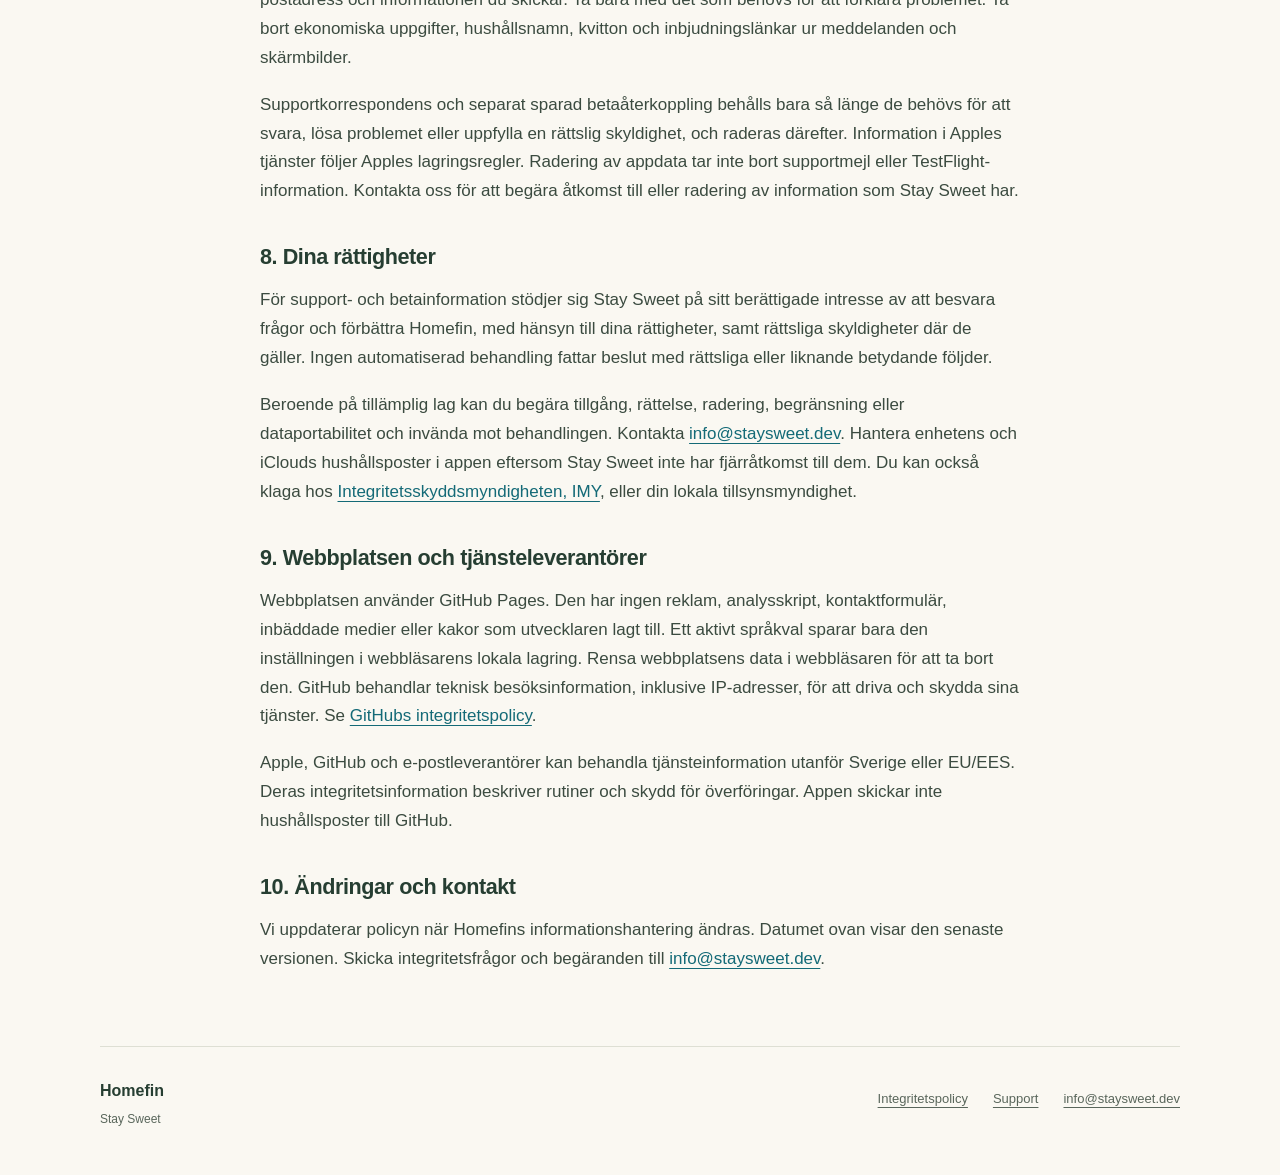
<file: sv/privacy/index.html>
<!doctype html>
<html lang="sv">
<head>
  <meta charset="utf-8">
  <meta name="viewport" content="width=device-width, initial-scale=1">
  <meta name="description" content="Så hanterar Homefin hushållsposter, iCloud-delning, säkerhetskopior, support och TestFlight-information.">
  <meta name="color-scheme" content="light">
  <title>Integritetspolicy · Homefin</title>
  <link rel="canonical" href="https://homefin.staysweet.dev/sv/privacy/">
  <link rel="alternate" hreflang="en" href="https://homefin.staysweet.dev/en/privacy/">
  <link rel="alternate" hreflang="sv" href="https://homefin.staysweet.dev/sv/privacy/">
  <meta property="og:type" content="website">
  <meta property="og:title" content="Integritetspolicy · Homefin">
  <meta property="og:description" content="Så hanterar Homefin hushållsposter, iCloud-delning, säkerhetskopior, support och TestFlight-information.">
  <meta property="og:url" content="https://homefin.staysweet.dev/sv/privacy/">
  <meta property="og:image" content="https://homefin.staysweet.dev/assets/app-icon.png">
  <meta property="og:locale" content="sv_SE">
  <meta property="og:locale:alternate" content="en_US">
  <link rel="icon" type="image/png" sizes="1024x1024" href="/assets/app-icon.png">
  <link rel="apple-touch-icon" href="/assets/app-icon.png">
  <link rel="stylesheet" href="/styles.css">
  <script src="/language.js" defer></script>
</head>
<body>
  <a class="skip-link" href="#content">Till innehållet</a>
  <header class="site-header shell">
    <a class="brand" href="/sv/"><img class="brand-mark" src="/assets/app-icon.png" width="40" height="40" alt="">Homefin</a>
    <nav class="main-nav" aria-label="Huvudmeny"><a href="/sv/">Hem</a>
<a href="/sv/privacy/" aria-current="page">Integritetspolicy</a>
<a href="/sv/support/">Support</a></nav>
    <div class="language-picker" hidden>
      <label for="language">Språk</label>
      <select id="language" aria-describedby="language-hint"><option value="/en/privacy/">English</option><option value="/sv/privacy/" selected>Svenska</option></select>
      <span id="language-hint" class="sr-only">När du byter språk öppnas motsvarande sida.</span>
    </div>
    <noscript><nav class="fallback-languages" aria-label="Språk"><a href="/en/privacy/" lang="en" hreflang="en">English</a><a href="/sv/privacy/" lang="sv" hreflang="sv">Svenska</a></nav></noscript>
  </header>
  <main id="content" class="shell privacy-page">
    <header class="page-heading"><p class="eyebrow">Homefin</p><h1>Integritetspolicy</h1><p class="intro">Så hanterar Homefin din information, med enkla ord.</p><p class="date">Senast uppdaterad: 29 september 2026</p></header>
    <article class="prose">
      <p>Policyn gäller Homefin för iPhone och Mac, betaversionen via TestFlight och den här webbplatsen. Homefin tillhandahålls av <strong>Stay Sweet</strong> i Sverige. Stay Sweet ansvarar för personuppgifter som tas emot genom support och betatestning. Kontakt: <a href="mailto:info@staysweet.dev">info@staysweet.dev</a>.</p>
      <div class="summary"><strong>Ekonomin stannar hos hushållet.</strong> Homefin sparar poster på dina enheter och använder Apples privata och delade iCloud-databaser för synkronisering och samarbete. Ekonomiska poster laddas inte upp till en kontotjänst som drivs av utvecklaren. Appen har ingen reklam, tredjepartsanalys eller sessionsinspelning.</div>
      <h2>1. Information du anger</h2>
      <p>Homefin sparar hushålls- och medlemsnamn, budget och inkomster, utgifter och räkningar, prenumerationer, etiketter för betalsätt, sparkonton och mål, transaktionshistorik, anteckningar, kvitton och andra bilagor. Appen sparar också inställningar och hushållsaktivitet för att visa ändringar och hantera samarbete. Informationen används för budget, uppföljning, sparande och delning.</p>
      <p>Betalsätt och sparsaldo är uppgifter du hanterar i appen. Homefin ansluter inte till din bank, genomför inga betalningar och ber inte om inloggningsuppgifter till internetbanken. Undvik onödiga känsliga uppgifter i anteckningar och bilagor.</p>
      <h2>2. iCloud och delning av hushåll</h2>
      <p>Poster finns tillgängliga lokalt, även utan internet. När iCloud är tillgängligt synkroniserar Homefin via Apples CloudKit-tjänst med ditt Apple-konto. Ditt eget hushåll sparas i privat iCloud-lagring. När du bjuder in medlemmar blir det delade hushållet tillgängligt för dem. Ett hushåll du gått med i använder delad iCloud-lagring. Personliga inställningar och läsmarkeringar för aktivitet använder privat lagring när de synkroniseras.</p>
      <p>Hushållsmedlemmar kan se delade ekonomiska poster och bilagor enligt sin åtkomst. Hushållsaktivitet kan visa vem som gjorde en ändring. Ägare hanterar inbjudningar, återkallar åtkomst och raderar egna hushåll. Att lämna ett hushåll raderar inte dess delade historik, där ditt medlemsnamn kan finnas kvar. Återkallad åtkomst tar inte bort filer som någon redan har exporterat.</p>
      <p>Stay Sweet har ingen rutinmässig åtkomst till innehållet i dina privata eller delade iCloud-databaser. Apple driver iCloud enligt sina egna villkor och integritetsrutiner. Se <a href="https://www.apple.com/legal/privacy/">Apples integritetsinformation</a>. Homefin säljer inte hushållsdata och använder dem inte för reklam.</p>
      <h2>3. Förslag, enhetsskydd och notiser</h2>
      <p>Smarta förslag använder namn och uppgifter från sparade hushållsposter. Förslagen beräknas på enheten, och inlärd historik delas inom hushållet via iCloud. Att stänga av förslag är en personlig visningsinställning. Sparade poster kan fortfarande bidra till hushållets inlärning. Ägaren kan återställa inlärda förslag utan att radera ekonomiska poster. Kvittoläsning använder Apples Vision-ramverk och Apples språkmodell på enheten för att läsa en kvittobild som du väljer och föreslå uppgifter för utgiften, och ingenting sparas förrän du sparar utgiften. Ingen information skickas till en extern AI-tjänst.</p>
      <p>Det valfria applåset använder Apples enhetsautentisering. Appen får ett autentiseringsresultat, aldrig ditt fingeravtryck, ansiktsdata eller enhetens lösenord. Den som kan autentisera sig som enhetens ägare kan låsa upp appen.</p>
      <p>Notiser använder enhetens tillstånd och lokal schemaläggning. Hushållsnotiser förbereds efter synkronisering. iPhone-widgetar använder en skyddad lokal sammanställning av summor och datum. Styr vad som visas genom appens och enhetens säkerhets- och notisinställningar. Filer och foton som du väljer att bifoga blir en del av hushållets poster.</p>
      <h2>4. Säkerhetskopior, export och radering</h2>
      <p>Hushållets ägare får upp till tre automatiska återställningspunkter. De sparas separat från den aktiva databasen och kopieras till privat säkerhetskopiering i iCloud när det är tillgängligt. Portabla säkerhetskopior innehåller hushållsposter och kvittofiler. Export till kalkylblad är separat. Du ansvarar för exporterade filer, och mottagare kan läsa innehållet om du delar filerna med dem. Vanliga iCloud- eller datorsäkerhetskopior av enheten kan också innehålla appdata, beroende på dina inställningar.</p>
      <p>Använd Inställningar → Data och integritet → Radera alla mina Homefin-data för att radera egna hushåll och återkalla deras medlemmars åtkomst, lämna mottagna delningar och ta bort Homefins automatiska säkerhetskopior och lokala data. Radering av egna hushåll påverkar deras medlemmar. Att lämna någon annans hushåll raderar inte ägarens poster. Följ eventuella felmeddelanden så att raderingen kan slutföras.</p>
      <p>Exporterade filer, andras kopior, vanliga säkerhetskopior av enheten och ditt Apple-konto raderas inte av åtgärden. Hantera dem separat. Utvecklaren kan inte återställa raderade hushållsposter på distans. Appdata finns kvar tills du tar bort dem, med löpande gallring av automatiska säkerhetskopior och begränsad historik för förslag.</p>
      <h2>5. Offentliga appmeddelanden</h2>
      <p>Homefin kan hämta informationsmeddelanden från Apples offentliga CloudKit-databas. Förfrågningarna innehåller inga ekonomiska hushållsposter. Meddelanden mellanlagras lokalt. Status för lästa och avfärdade meddelanden stannar på enheten. Appen spårar inte öppningar eller klick åt utvecklaren. Apples infrastruktur behöver behandla teknisk anslutningsinformation för att leverera tjänsten.</p>
      <h2>6. Diagnostik och TestFlight</h2>
      <p>Homefin använder Apples diagnostikloggning på enheten för återställningsfel och undviker hushållsinnehåll, belopp, kvitton och inloggningsuppgifter. Loggarna skickas inte till någon loggtjänst som drivs av utvecklaren. Apple kan tillhandahålla appdiagnostik genom sina distributionstjänster enligt tillämpliga inställningar och villkor.</p>
      <p>För TestFlight-versioner delar Apple automatiskt krasch- och användningsinformation med utvecklaren. E-postinbjudningar kan visa ditt namn och din e-postadress, men inte om du enbart går med via en offentlig länk. Återkoppling kan innehålla kommentarer och skärmbilder. Stay Sweet använder informationen för att utreda problem och förbättra Homefin och delar inte TestFlight-information med tredje part. Se <a href="https://www.apple.com/legal/privacy/data/sv/test-flight/">TestFlight och integritet</a>.</p>
      <h2>7. Support och lagringstid</h2>
      <p>När du mejlar support får Stay Sweet och e-posttjänsten som hanterar korrespondensen din e-postadress och informationen du skickar. Ta bara med det som behövs för att förklara problemet. Ta bort ekonomiska uppgifter, hushållsnamn, kvitton och inbjudningslänkar ur meddelanden och skärmbilder.</p>
      <p>Supportkorrespondens och separat sparad betaåterkoppling behålls bara så länge de behövs för att svara, lösa problemet eller uppfylla en rättslig skyldighet, och raderas därefter. Information i Apples tjänster följer Apples lagringsregler. Radering av appdata tar inte bort supportmejl eller TestFlight-information. Kontakta oss för att begära åtkomst till eller radering av information som Stay Sweet har.</p>
      <h2>8. Dina rättigheter</h2>
      <p>För support- och betainformation stödjer sig Stay Sweet på sitt berättigade intresse av att besvara frågor och förbättra Homefin, med hänsyn till dina rättigheter, samt rättsliga skyldigheter där de gäller. Ingen automatiserad behandling fattar beslut med rättsliga eller liknande betydande följder.</p>
      <p>Beroende på tillämplig lag kan du begära tillgång, rättelse, radering, begränsning eller dataportabilitet och invända mot behandlingen. Kontakta <a href="mailto:info@staysweet.dev">info@staysweet.dev</a>. Hantera enhetens och iClouds hushållsposter i appen eftersom Stay Sweet inte har fjärråtkomst till dem. Du kan också klaga hos <a href="https://www.imy.se/privatperson/dataskydd/dina-rattigheter/">Integritetsskyddsmyndigheten, IMY</a>, eller din lokala tillsynsmyndighet.</p>
      <h2>9. Webbplatsen och tjänsteleverantörer</h2>
      <p>Webbplatsen använder GitHub Pages. Den har ingen reklam, analysskript, kontaktformulär, inbäddade medier eller kakor som utvecklaren lagt till. Ett aktivt språkval sparar bara den inställningen i webbläsarens lokala lagring. Rensa webbplatsens data i webbläsaren för att ta bort den. GitHub behandlar teknisk besöksinformation, inklusive IP-adresser, för att driva och skydda sina tjänster. Se <a href="https://docs.github.com/en/site-policy/privacy-policies/github-general-privacy-statement">GitHubs integritetspolicy</a>.</p>
      <p>Apple, GitHub och e-postleverantörer kan behandla tjänsteinformation utanför Sverige eller EU/EES. Deras integritetsinformation beskriver rutiner och skydd för överföringar. Appen skickar inte hushållsposter till GitHub.</p>
      <h2>10. Ändringar och kontakt</h2>
      <p>Vi uppdaterar policyn när Homefins informationshantering ändras. Datumet ovan visar den senaste versionen. Skicka integritetsfrågor och begäranden till <a href="mailto:info@staysweet.dev">info@staysweet.dev</a>.</p>
    </article>
  </main>
  <footer class="site-footer shell">
    <div><span class="footer-brand">Homefin</span><span class="credit">Stay Sweet</span></div>
    <nav aria-label="Information"><a href="/sv/privacy/">Integritetspolicy</a><a href="/sv/support/">Support</a><a href="mailto:info@staysweet.dev">info@staysweet.dev</a></nav>
  </footer>
</body>
</html>
</file>
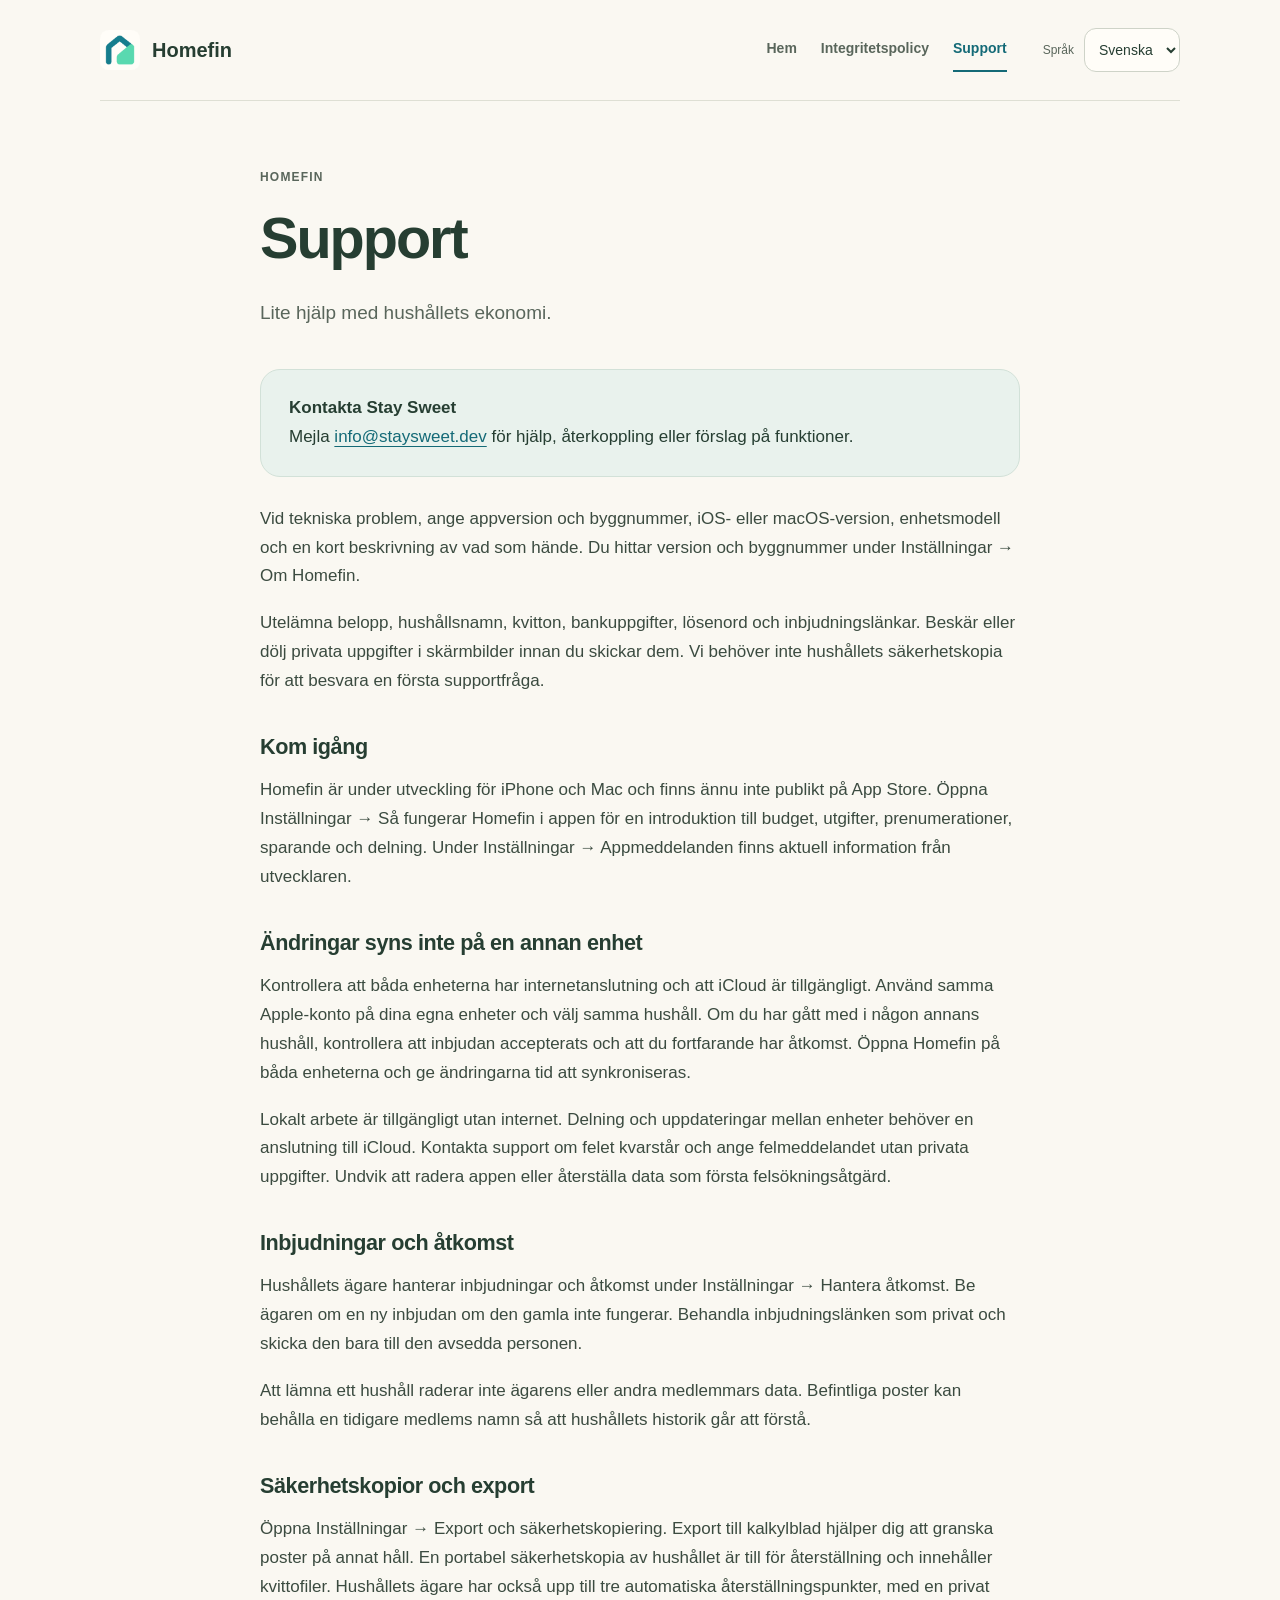
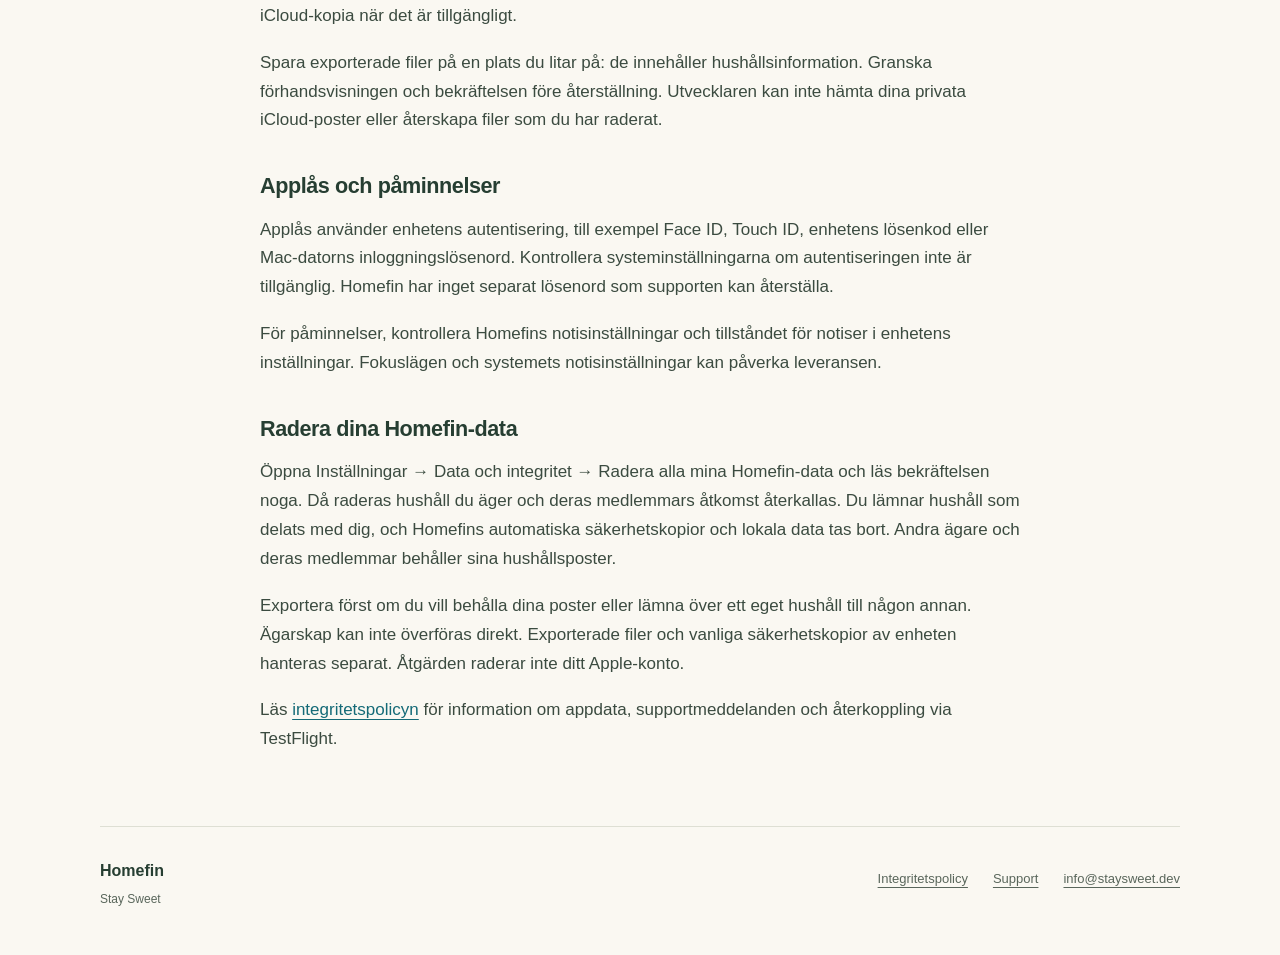
<file: sv/support/index.html>
<!doctype html>
<html lang="sv">
<head>
  <meta charset="utf-8">
  <meta name="viewport" content="width=device-width, initial-scale=1">
  <meta name="description" content="Få hjälp med Homefin, iCloud-synkronisering, delning av hushåll, säkerhetskopior och applås.">
  <meta name="color-scheme" content="light">
  <title>Support · Homefin</title>
  <link rel="canonical" href="https://homefin.staysweet.dev/sv/support/">
  <link rel="alternate" hreflang="en" href="https://homefin.staysweet.dev/en/support/">
  <link rel="alternate" hreflang="sv" href="https://homefin.staysweet.dev/sv/support/">
  <meta property="og:type" content="website">
  <meta property="og:title" content="Support · Homefin">
  <meta property="og:description" content="Få hjälp med Homefin, iCloud-synkronisering, delning av hushåll, säkerhetskopior och applås.">
  <meta property="og:url" content="https://homefin.staysweet.dev/sv/support/">
  <meta property="og:image" content="https://homefin.staysweet.dev/assets/app-icon.png">
  <meta property="og:locale" content="sv_SE">
  <meta property="og:locale:alternate" content="en_US">
  <link rel="icon" type="image/png" sizes="1024x1024" href="/assets/app-icon.png">
  <link rel="apple-touch-icon" href="/assets/app-icon.png">
  <link rel="stylesheet" href="/styles.css">
  <script src="/language.js" defer></script>
</head>
<body>
  <a class="skip-link" href="#content">Till innehållet</a>
  <header class="site-header shell">
    <a class="brand" href="/sv/"><img class="brand-mark" src="/assets/app-icon.png" width="40" height="40" alt="">Homefin</a>
    <nav class="main-nav" aria-label="Huvudmeny"><a href="/sv/">Hem</a>
<a href="/sv/privacy/">Integritetspolicy</a>
<a href="/sv/support/" aria-current="page">Support</a></nav>
    <div class="language-picker" hidden>
      <label for="language">Språk</label>
      <select id="language" aria-describedby="language-hint"><option value="/en/support/">English</option><option value="/sv/support/" selected>Svenska</option></select>
      <span id="language-hint" class="sr-only">När du byter språk öppnas motsvarande sida.</span>
    </div>
    <noscript><nav class="fallback-languages" aria-label="Språk"><a href="/en/support/" lang="en" hreflang="en">English</a><a href="/sv/support/" lang="sv" hreflang="sv">Svenska</a></nav></noscript>
  </header>
  <main id="content" class="shell support-page">
    <header class="page-heading"><p class="eyebrow">Homefin</p><h1>Support</h1><p class="intro">Lite hjälp med hushållets ekonomi.</p></header>
    <article class="prose">
      <div class="summary"><strong>Kontakta Stay Sweet</strong><br>Mejla <a href="mailto:info@staysweet.dev">info@staysweet.dev</a> för hjälp, återkoppling eller förslag på funktioner.</div>
      <p>Vid tekniska problem, ange appversion och byggnummer, iOS- eller macOS-version, enhetsmodell och en kort beskrivning av vad som hände. Du hittar version och byggnummer under Inställningar → Om Homefin.</p>
      <p>Utelämna belopp, hushållsnamn, kvitton, bankuppgifter, lösenord och inbjudningslänkar. Beskär eller dölj privata uppgifter i skärmbilder innan du skickar dem. Vi behöver inte hushållets säkerhetskopia för att besvara en första supportfråga.</p>
      <h2>Kom igång</h2>
      <p>Homefin är under utveckling för iPhone och Mac och finns ännu inte publikt på App Store. Öppna Inställningar → Så fungerar Homefin i appen för en introduktion till budget, utgifter, prenumerationer, sparande och delning. Under Inställningar → Appmeddelanden finns aktuell information från utvecklaren.</p>
      <h2>Ändringar syns inte på en annan enhet</h2>
      <p>Kontrollera att båda enheterna har internetanslutning och att iCloud är tillgängligt. Använd samma Apple-konto på dina egna enheter och välj samma hushåll. Om du har gått med i någon annans hushåll, kontrollera att inbjudan accepterats och att du fortfarande har åtkomst. Öppna Homefin på båda enheterna och ge ändringarna tid att synkroniseras.</p>
      <p>Lokalt arbete är tillgängligt utan internet. Delning och uppdateringar mellan enheter behöver en anslutning till iCloud. Kontakta support om felet kvarstår och ange felmeddelandet utan privata uppgifter. Undvik att radera appen eller återställa data som första felsökningsåtgärd.</p>
      <h2>Inbjudningar och åtkomst</h2>
      <p>Hushållets ägare hanterar inbjudningar och åtkomst under Inställningar → Hantera åtkomst. Be ägaren om en ny inbjudan om den gamla inte fungerar. Behandla inbjudningslänken som privat och skicka den bara till den avsedda personen.</p>
      <p>Att lämna ett hushåll raderar inte ägarens eller andra medlemmars data. Befintliga poster kan behålla en tidigare medlems namn så att hushållets historik går att förstå.</p>
      <h2>Säkerhetskopior och export</h2>
      <p>Öppna Inställningar → Export och säkerhetskopiering. Export till kalkylblad hjälper dig att granska poster på annat håll. En portabel säkerhetskopia av hushållet är till för återställning och innehåller kvittofiler. Hushållets ägare har också upp till tre automatiska återställningspunkter, med en privat iCloud-kopia när det är tillgängligt.</p>
      <p>Spara exporterade filer på en plats du litar på: de innehåller hushållsinformation. Granska förhandsvisningen och bekräftelsen före återställning. Utvecklaren kan inte hämta dina privata iCloud-poster eller återskapa filer som du har raderat.</p>
      <h2>Applås och påminnelser</h2>
      <p>Applås använder enhetens autentisering, till exempel Face ID, Touch ID, enhetens lösenkod eller Mac-datorns inloggningslösenord. Kontrollera systeminställningarna om autentiseringen inte är tillgänglig. Homefin har inget separat lösenord som supporten kan återställa.</p>
      <p>För påminnelser, kontrollera Homefins notisinställningar och tillståndet för notiser i enhetens inställningar. Fokuslägen och systemets notisinställningar kan påverka leveransen.</p>
      <h2>Radera dina Homefin-data</h2>
      <p>Öppna Inställningar → Data och integritet → Radera alla mina Homefin-data och läs bekräftelsen noga. Då raderas hushåll du äger och deras medlemmars åtkomst återkallas. Du lämnar hushåll som delats med dig, och Homefins automatiska säkerhetskopior och lokala data tas bort. Andra ägare och deras medlemmar behåller sina hushållsposter.</p>
      <p>Exportera först om du vill behålla dina poster eller lämna över ett eget hushåll till någon annan. Ägarskap kan inte överföras direkt. Exporterade filer och vanliga säkerhetskopior av enheten hanteras separat. Åtgärden raderar inte ditt Apple-konto.</p>
      <p>Läs <a href="/sv/privacy/">integritetspolicyn</a> för information om appdata, supportmeddelanden och återkoppling via TestFlight.</p>
    </article>
  </main>
  <footer class="site-footer shell">
    <div><span class="footer-brand">Homefin</span><span class="credit">Stay Sweet</span></div>
    <nav aria-label="Information"><a href="/sv/privacy/">Integritetspolicy</a><a href="/sv/support/">Support</a><a href="mailto:info@staysweet.dev">info@staysweet.dev</a></nav>
  </footer>
</body>
</html>
</file>
<file: styles.css>
:root {
  color-scheme: light;
  font-family: ui-rounded, -apple-system, BlinkMacSystemFont, "Segoe UI", sans-serif;
  color: #263e32;
  background: #faf8f2;
  font-synthesis: none;
  --accent: #146a77;
  --muted: #59665b;
  --line: #dedfd4;
}
* { box-sizing: border-box; }
[hidden] { display: none !important; }
body { margin: 0; font-size: 17px; line-height: 1.7; }
a { color: var(--accent); text-underline-offset: 4px; overflow-wrap: anywhere; }
a:hover { text-decoration-thickness: 2px; }
a:focus-visible, select:focus-visible { outline: 3px solid #aa571e; outline-offset: 5px; border-radius: 4px; }
.shell { width: min(100% - 80px, 1080px); margin-inline: auto; }
.site-header { display: grid; grid-template-columns: 1fr auto auto; align-items: center; gap: 36px; padding-block: 28px; border-bottom: 1px solid var(--line); }
.brand { display: inline-flex; align-items: center; gap: 12px; justify-self: start; font-weight: 750; font-size: 20px; line-height: 1.2; text-decoration: none; color: #263e32; min-height: 44px; }
.brand-mark { background: #fffdf8; display: block; flex-shrink: 0; width: 40px; height: 40px; border-radius: 22%; object-fit: cover; }
.main-nav { display: flex; flex-wrap: wrap; gap: 24px; align-items: center; }
.main-nav a { display: inline-flex; align-items: center; min-height: 44px; color: var(--muted); font-size: 14px; font-weight: 600; text-decoration: none; border-bottom: 2px solid transparent; }
.main-nav a[aria-current="page"] { color: var(--accent); border-color: var(--accent); }
.main-nav a:hover { color: var(--accent); }
.language-picker { display: flex; align-items: center; gap: 10px; }
.language-picker label { font-size: 12px; color: var(--muted); }
.language-picker select { min-height: 44px; max-width: 100%; border: 1px solid #ced3c8; border-radius: 12px; padding: 8px 10px; background: #fffdf8; color: #263e32; font: inherit; font-size: 14px; cursor: pointer; }
h1, h2, h3 { letter-spacing: -.035em; line-height: 1.15; }
h1 { font-size: clamp(2.6rem, 5vw, 4rem); margin: 16px 0 24px; font-weight: 750; }
h2 { font-size: 1.8rem; margin: 0 0 18px; }
h3 { font-size: 1.2rem; margin: 0 0 12px; }
p { margin: 0 0 18px; }
.eyebrow { color: var(--muted); font-size: 12px; font-weight: 700; letter-spacing: .1em; text-transform: uppercase; }
.intro { color: var(--muted); font-size: 19px; line-height: 1.75; max-width: 52ch; }
.hero { display: grid; grid-template-columns: 1.45fr 1fr; align-items: center; gap: 70px; padding-block: 76px; }
.hero-copy .button { margin-top: 10px; }
.button { display: inline-flex; align-items: center; justify-content: center; gap: 30px; padding: 13px 23px; border-radius: 14px; min-height: 48px; background: var(--accent); color: #fffef9; text-decoration: none; font-size: 15px; font-weight: 650; }
.button:hover { background: #0d535f; }
.welcome-card { padding: 34px; border: 1px solid #d2e1d8; border-radius: 32px; background: #e9f2ed; text-align: center; transform: rotate(2deg); }
.welcome-card p { max-width: 25ch; margin: 18px auto 0; font-size: 16px; color: #405b55; }
.app-art { margin-bottom: 26px; }
.app-art img { background: #fffdf8; display: block; width: 176px; height: 176px; margin-inline: auto; border-radius: 22%; }
.status { display: inline-block; border: 1px solid #bfd5cb; border-radius: 30px; padding: 5px 13px; color: #245b55; font-size: 12px; font-weight: 650; background: #f9fbf5; }
.features-section { padding: 44px 0 50px; border-top: 1px solid var(--line); }
.features-section > h2 { margin-bottom: 32px; }
.features { display: grid; grid-template-columns: repeat(3, 1fr); gap: 35px; }
.feature-number { display: block; margin-bottom: 18px; color: #7d6952; font-size: 12px; font-weight: 650; letter-spacing: .08em; }
.feature p { color: var(--muted); font-size: 15px; margin: 0; }
.family-note { display: grid; grid-template-columns: 1fr 1.7fr; gap: 40px; padding: 30px 34px; border-radius: 20px; background: #f1ede2; margin-bottom: 64px; }
.family-note h2 { font-size: 1.35rem; margin: 0; }
.family-note p { font-size: 15px; color: #555e51; margin: 0; }
.page-heading { max-width: 760px; margin: 66px auto 40px; }
.page-heading h1 { font-size: clamp(2.4rem, 5vw, 3.6rem); overflow-wrap: anywhere; }
.page-heading .intro { margin-bottom: 18px; }
.date { color: var(--muted); font-size: 13px; }
.prose { max-width: 760px; margin: 0 auto 72px; }
.prose p { color: #3b4b40; }
.prose h2 { margin: 36px 0 14px; font-size: 1.35rem; line-height: 1.4; letter-spacing: -.02em; }
.summary { border: 1px solid #d2e1d8; border-radius: 20px; padding: 24px 28px; background: #e9f2ed; margin: 28px 0; }
.summary strong { color: #263e32; }
.prose > .summary:first-child { margin-top: 0; }
.site-footer { display: flex; justify-content: space-between; align-items: start; gap: 32px; padding: 30px 0 42px; border-top: 1px solid var(--line); }
.footer-brand { display: block; font-size: 16px; font-weight: 700; }
.credit { font-size: 12px; color: var(--muted); }
.site-footer nav { display: flex; align-items: center; flex-wrap: wrap; gap: 8px 25px; }
.site-footer a { display: inline-flex; align-items: center; min-height: 44px; font-size: 13px; color: var(--muted); }
.skip-link { position: absolute; left: 16px; top: -100px; padding: 10px 16px; background: white; z-index: 1; }
.skip-link:focus { top: 12px; }
.sr-only { position: absolute; width: 1px; height: 1px; padding: 0; margin: -1px; overflow: hidden; clip-path: inset(50%); white-space: nowrap; border: 0; }
.fallback-languages { display: flex; gap: 16px; }
.fallback-languages a { display: inline-flex; align-items: center; min-height: 44px; }
.language-entry { max-width: 650px; padding-block: 80px; }
.language-entry nav { display: flex; flex-wrap: wrap; gap: 16px; }
@media (max-width: 900px) {
  .shell { width: calc(100% - 48px); }
  .site-header { gap: 22px; }
  .language-picker label { position: absolute; width: 1px; height: 1px; overflow: hidden; clip-path: inset(50%); }
  .main-nav { gap: 16px; }
  .hero { gap: 30px; padding-block: 50px; }
  .welcome-card { padding: 26px 20px; }
}
@media (max-width: 680px) {
  .shell { width: calc(100% - 40px); }
  .site-header { grid-template-columns: 1fr auto; gap: 16px; padding: 20px 0 10px; }
  .brand { font-size: 18px; gap: 9px; }
  .brand-mark { width: 34px; height: 34px; }
  .main-nav { grid-column: 1 / -1; grid-row: 2; gap: 25px; }
  .language-picker { grid-column: 2; grid-row: 1; }
  .hero { grid-template-columns: 1fr; padding: 40px 0; gap: 38px; }
  h1 { font-size: clamp(2.5rem, 9vw, 3.5rem); }
  .intro { font-size: 17px; }
  .welcome-card { transform: none; padding: 24px; }
  .app-art { margin-bottom: 20px; }
  .app-art img { width: 140px; height: 140px; }
  .welcome-card p { max-width: 30ch; }
  .features { grid-template-columns: 1fr; gap: 26px; }
  .feature-number { margin-bottom: 8px; }
  .features-section { padding-block: 34px; }
  .family-note { grid-template-columns: 1fr; gap: 12px; padding: 24px; margin-bottom: 40px; }
  .page-heading { margin: 40px 0 28px; }
  .summary { padding: 20px; }
  .site-footer { flex-direction: column; gap: 12px; padding-bottom: 28px; }
  .site-footer nav { gap: 0 22px; }
}
@media print {
  body { background: white; color: black; font-size: 11pt; }
  .shell { width: 100%; }
  .site-header, .site-footer, .skip-link, .button { display: none; }
  .page-heading { margin-top: 0; }
  .prose { max-width: none; }
  h2, h3 { break-after: avoid; }
  a { color: inherit; }
}
</file>
